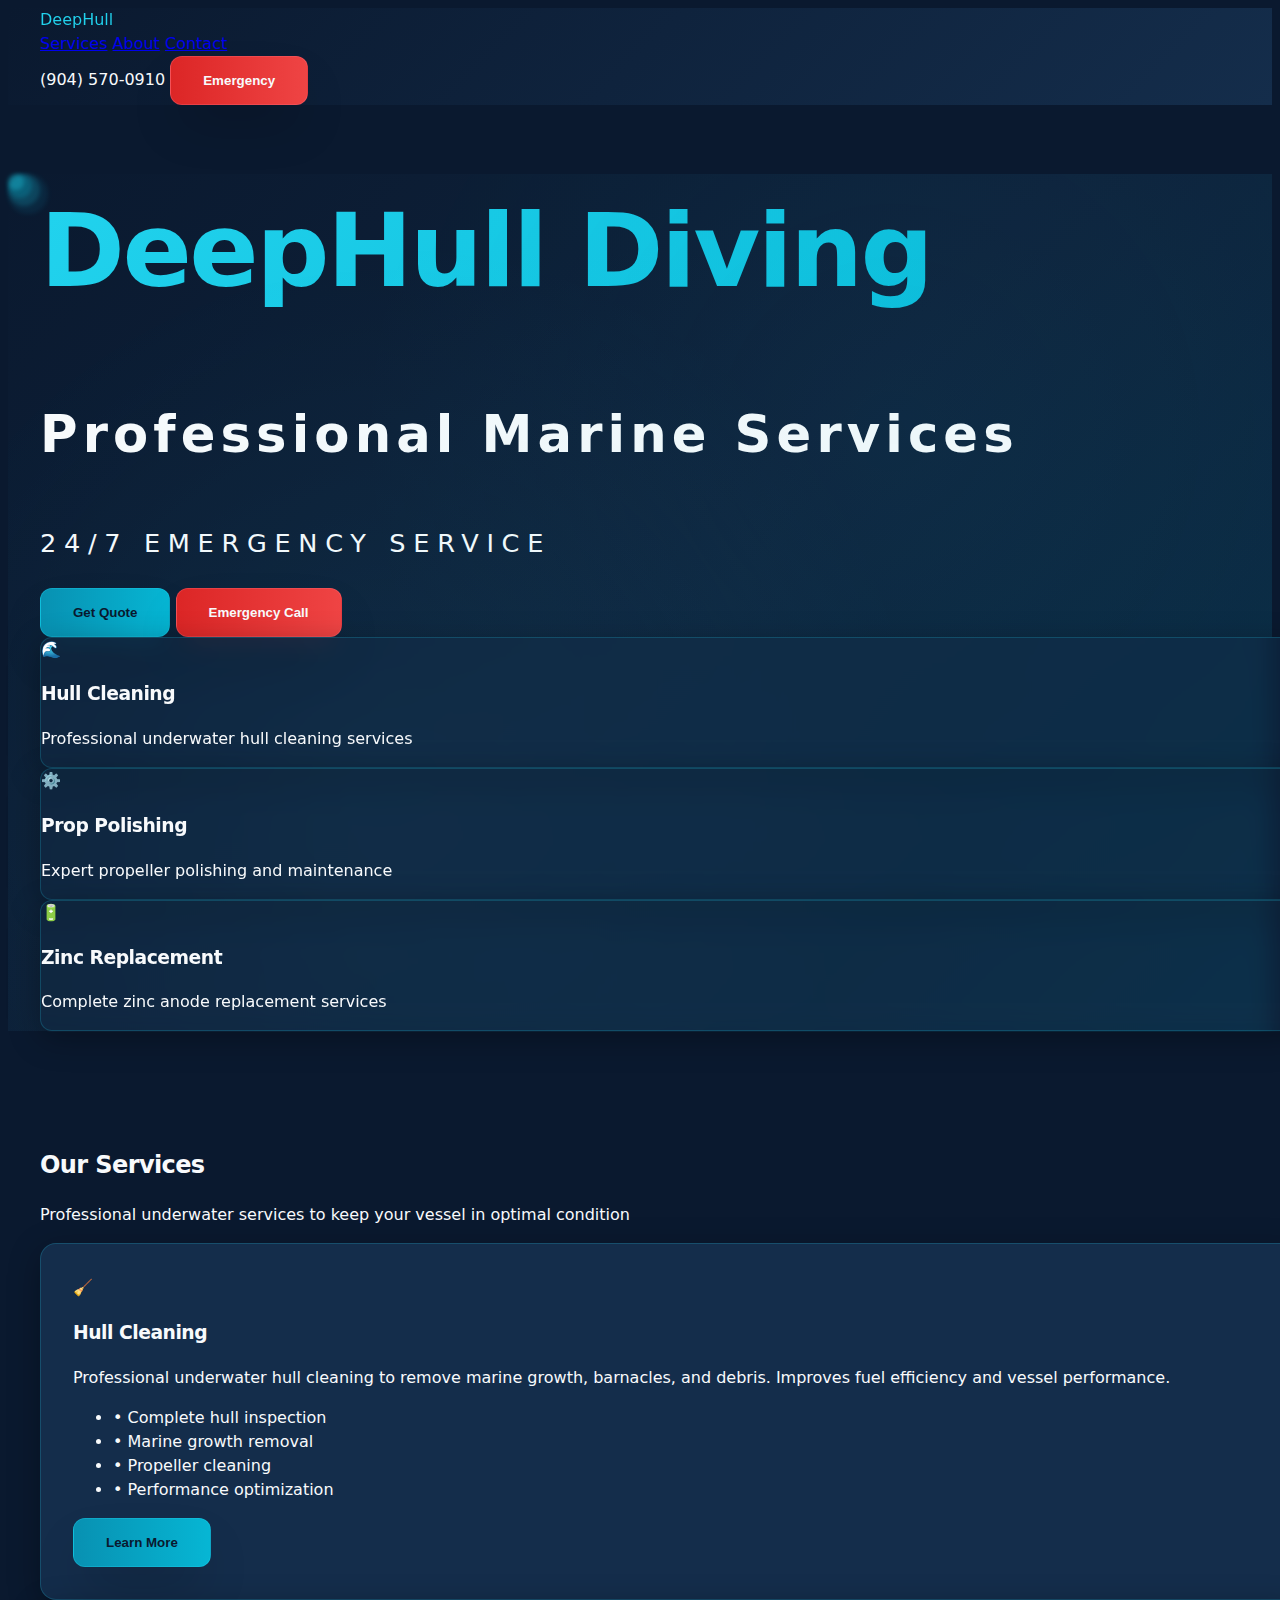
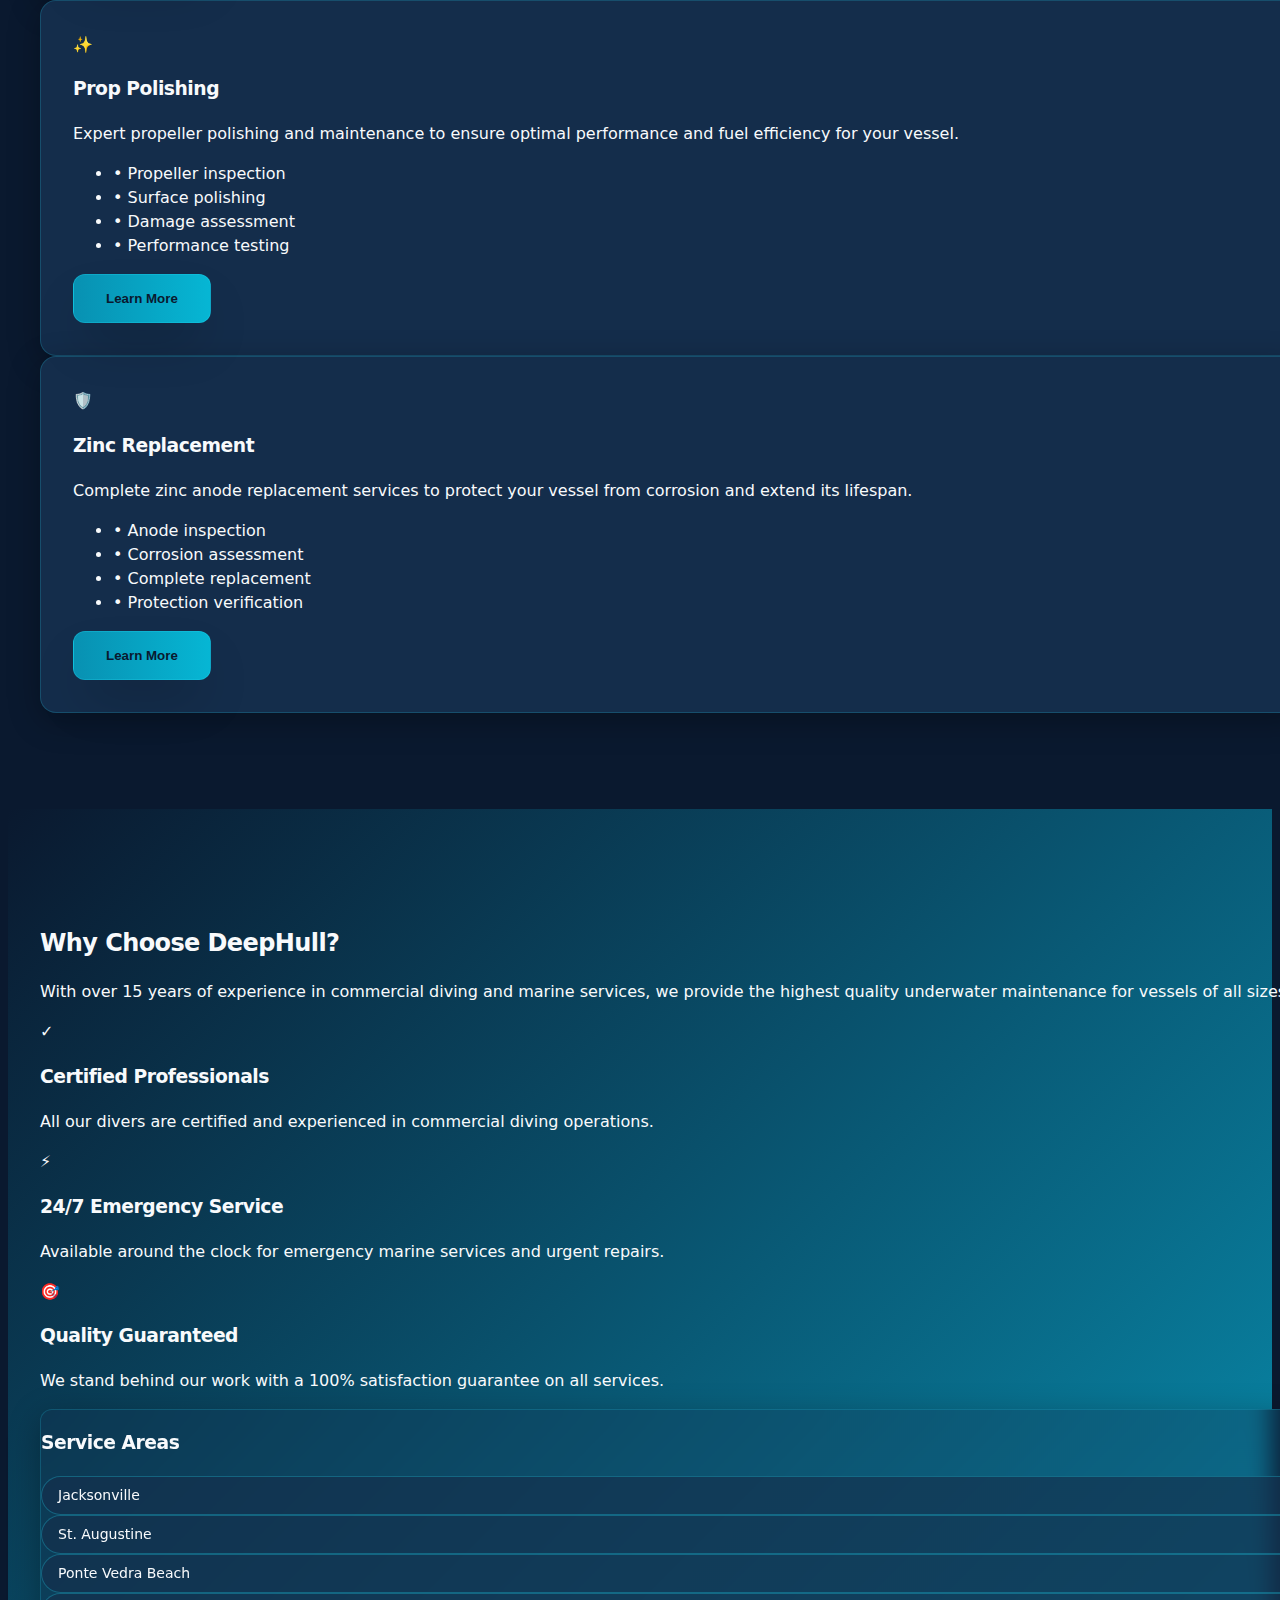
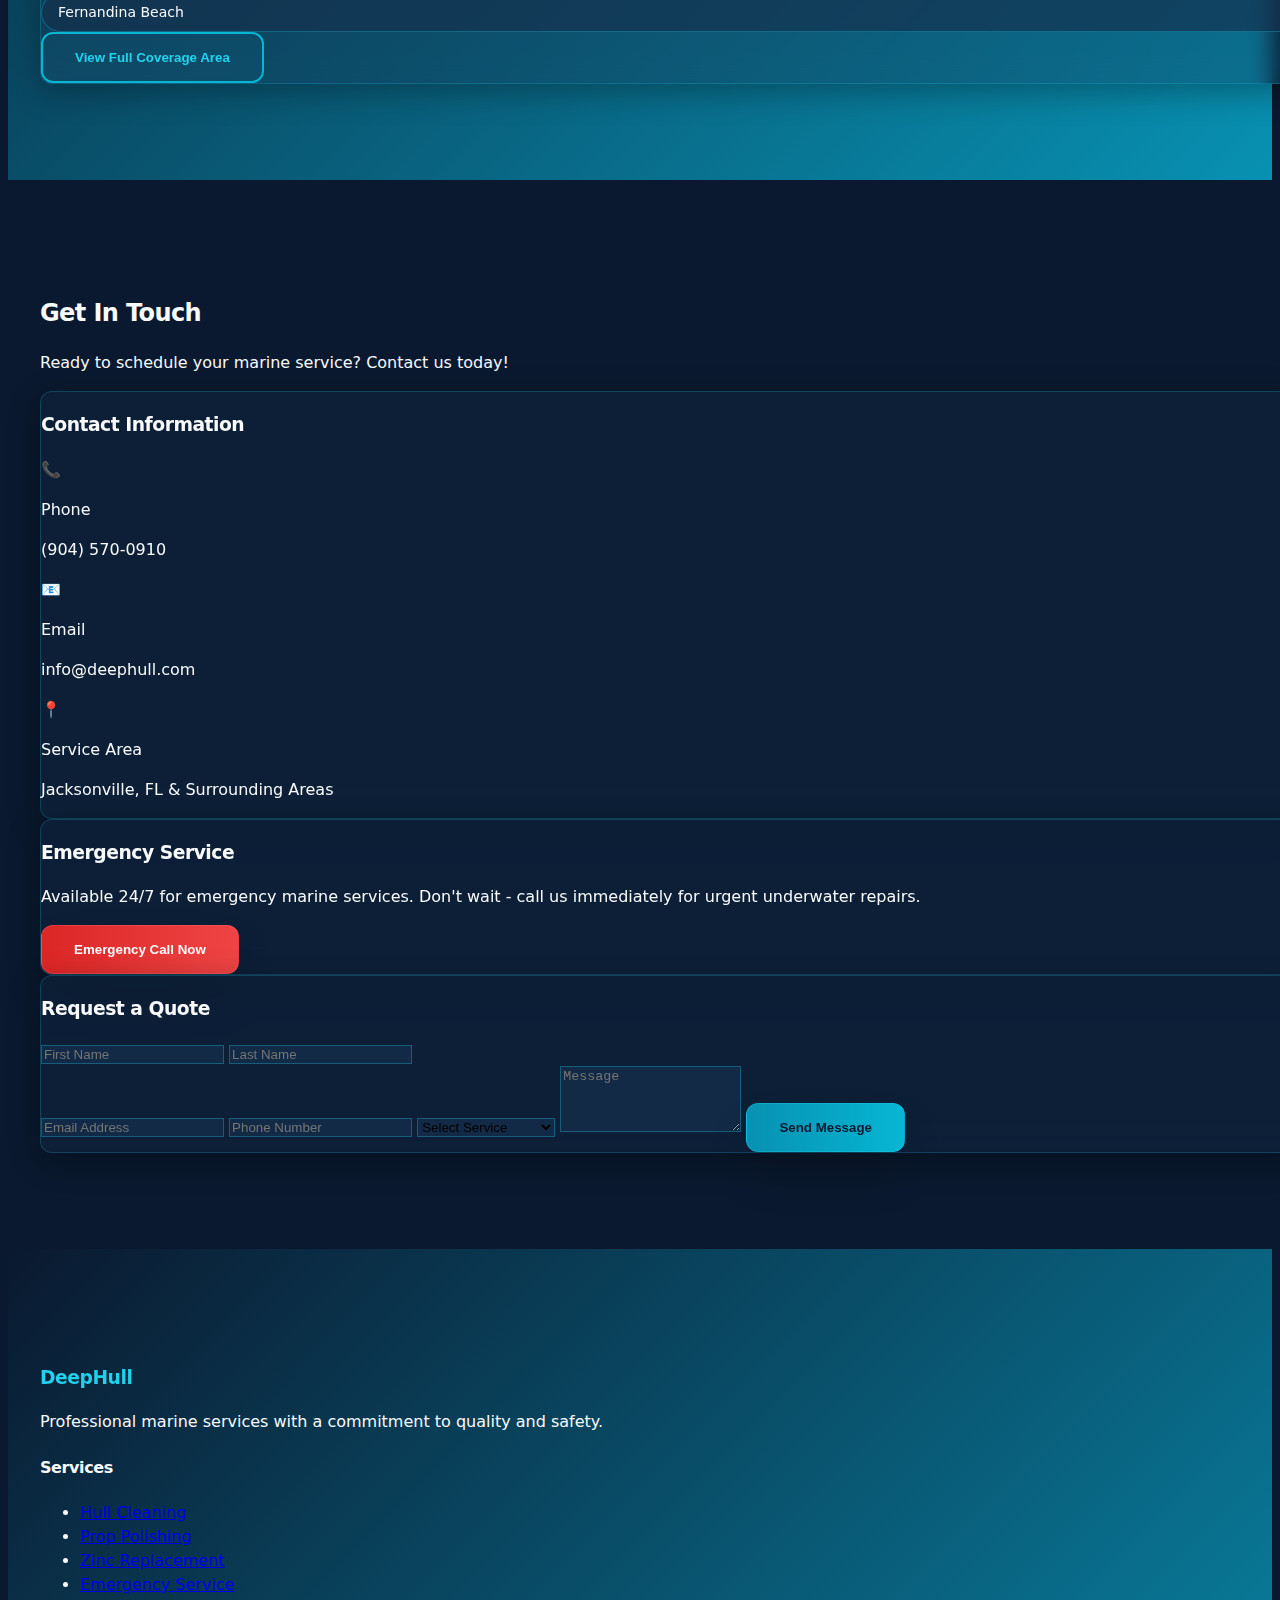
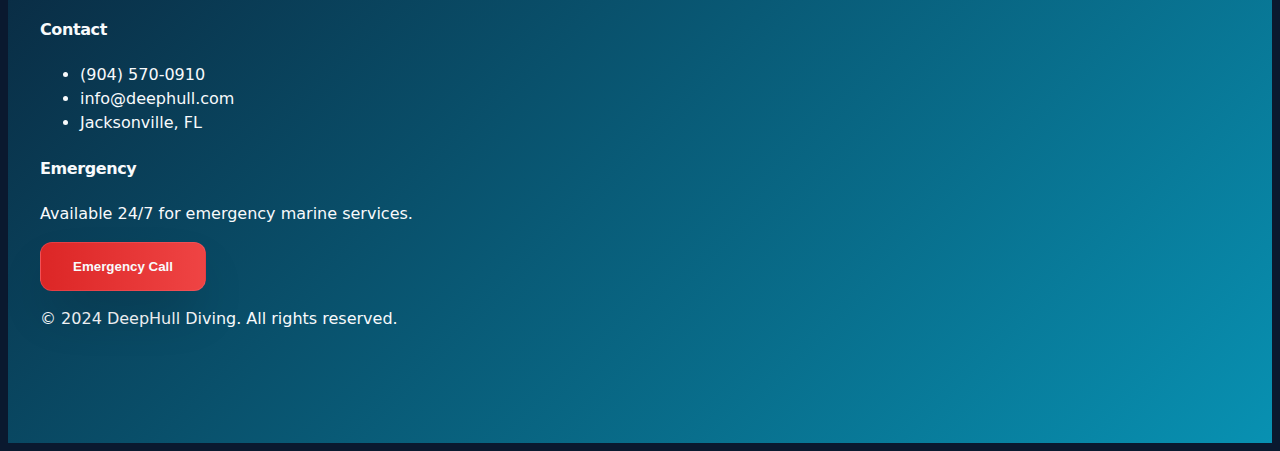
<file: index.html>
<!doctype html>
<html lang="en">
<head>
  <meta charset="UTF-8" />
  <meta name="viewport" content="width=device-width, initial-scale=1.0" />
  <title>DeepHull Diving — Professional Marine Services</title>
  <meta name="description" content="Certified commercial divers for underwater hull cleaning, prop polishing, and zinc replacement. 24/7 emergency service. Call (904) 570-0910.">
  <link rel="canonical" href="https://deephull.netlify.app/">
  <link rel="icon" href="/favicon.ico">
  <link rel="stylesheet" href="/design-system.css">
  <script src="/script.js" defer></script>
  <script type="application/ld+json">{
 "@context":"https://schema.org",
 "@type":"LocalBusiness",
 "name":"DeepHull Diving",
 "url":"https://deephull.netlify.app/",
 "telephone":"+1-904-570-0910",
 "address":{"@type":"PostalAddress","addressLocality":"Jacksonville","addressRegion":"FL","addressCountry":"US"},
 "areaServed":["Jacksonville","St. Augustine","Ponte Vedra Beach"],
 "openingHoursSpecification":[{"@type":"OpeningHoursSpecification","dayOfWeek":["Monday","Tuesday","Wednesday","Thursday","Friday","Saturday","Sunday"],"opens":"00:00","closes":"23:59"}],
 "serviceType":["Hull Cleaning","Prop Polishing","Zinc Replacement","Emergency Marine Service"]
}</script>
</head>
<body>
  <!-- Navigation -->
  <nav class="fixed top-0 left-0 right-0 z-50 gradient-navy backdrop-blur-sm border-b border-aqua-500/20">
    <div class="container mx-auto px-4 py-4">
      <div class="flex items-center justify-between">
        <div class="flex items-center space-x-4">
          <div class="text-2xl font-bold text-gradient-aqua">DeepHull</div>
          <div class="hidden md:flex space-x-6">
            <a href="#services" class="text-pearl-white hover:text-aqua-400 transition-all duration-300">Services</a>
            <a href="#about" class="text-pearl-white hover:text-aqua-400 transition-all duration-300">About</a>
            <a href="#contact" class="text-pearl-white hover:text-aqua-400 transition-all duration-300">Contact</a>
          </div>
        </div>
        <div class="flex items-center space-x-4">
          <span class="text-pearl-300 text-sm hidden sm:block">(904) 570-0910</span>
          <button class="btn-emergency text-sm">Emergency</button>
        </div>
      </div>
    </div>
  </nav>

  <!-- Hero Section -->
  <section class="hero-bg min-h-screen flex items-center justify-center relative overflow-hidden">
    <!-- Floating Bubbles -->
    <div class="floating-bubble top-20 left-10 animate-float"></div>
    <div class="floating-bubble top-40 right-20 animate-float" style="animation-delay: 2s;"></div>
    <div class="floating-bubble bottom-40 left-1/4 animate-float" style="animation-delay: 4s;"></div>
    <div class="floating-bubble bottom-20 right-1/3 animate-float" style="animation-delay: 1s;"></div>
    
    <div class="container mx-auto px-4 text-center relative z-10">
      <div class="animate-fadeInUp">
        <h1 class="hero-title text-gradient-aqua mb-6">DeepHull Diving</h1>
        <p class="hero-subtitle text-pearl-white mb-4">Professional Marine Services</p>
        <p class="hero-tagline text-aqua-400 mb-8">24/7 EMERGENCY SERVICE</p>
        
        <div class="flex flex-col sm:flex-row gap-4 justify-center items-center mb-12">
          <button class="btn-primary text-lg px-8 py-4">Get Quote</button>
          <button class="btn-emergency text-lg px-8 py-4">Emergency Call</button>
        </div>
        
        <div class="grid grid-cols-1 md:grid-cols-3 gap-6 max-w-4xl mx-auto">
          <div class="glass-card p-6 text-center">
            <div class="w-16 h-16 bg-aqua-500 rounded-full mx-auto mb-4 flex items-center justify-center">
              <span class="text-2xl">🌊</span>
            </div>
            <h3 class="text-xl font-semibold text-pearl-white mb-2">Hull Cleaning</h3>
            <p class="text-pearl-300">Professional underwater hull cleaning services</p>
          </div>
          <div class="glass-card p-6 text-center">
            <div class="w-16 h-16 bg-aqua-500 rounded-full mx-auto mb-4 flex items-center justify-center">
              <span class="text-2xl">⚙️</span>
            </div>
            <h3 class="text-xl font-semibold text-pearl-white mb-2">Prop Polishing</h3>
            <p class="text-pearl-300">Expert propeller polishing and maintenance</p>
          </div>
          <div class="glass-card p-6 text-center">
            <div class="w-16 h-16 bg-aqua-500 rounded-full mx-auto mb-4 flex items-center justify-center">
              <span class="text-2xl">🔋</span>
            </div>
            <h3 class="text-xl font-semibold text-pearl-white mb-2">Zinc Replacement</h3>
            <p class="text-pearl-300">Complete zinc anode replacement services</p>
          </div>
        </div>
      </div>
    </div>
  </section>

  <!-- Services Section -->
  <section id="services" class="section-padding bg-navy-900 relative">
    <div class="container mx-auto px-4">
      <div class="text-center mb-16">
        <h2 class="text-5xl font-bold text-pearl-white mb-4">Our Services</h2>
        <p class="text-xl text-pearl-300 max-w-2xl mx-auto">Professional underwater services to keep your vessel in optimal condition</p>
      </div>
      
      <div class="grid grid-cols-1 md:grid-cols-2 lg:grid-cols-3 gap-8">
        <!-- Service Card 1 -->
        <div class="card p-8 hover:transform hover:scale-105 transition-all duration-500">
          <div class="w-20 h-20 bg-gradient-aqua rounded-xl mb-6 flex items-center justify-center">
            <span class="text-3xl">🧹</span>
          </div>
          <h3 class="text-2xl font-semibold text-pearl-white mb-4">Hull Cleaning</h3>
          <p class="text-pearl-300 mb-6">Professional underwater hull cleaning to remove marine growth, barnacles, and debris. Improves fuel efficiency and vessel performance.</p>
          <ul class="text-pearl-300 mb-6 space-y-2">
            <li>• Complete hull inspection</li>
            <li>• Marine growth removal</li>
            <li>• Propeller cleaning</li>
            <li>• Performance optimization</li>
          </ul>
          <button class="btn-primary w-full">Learn More</button>
        </div>

        <!-- Service Card 2 -->
        <div class="card p-8 hover:transform hover:scale-105 transition-all duration-500">
          <div class="w-20 h-20 bg-gradient-aqua rounded-xl mb-6 flex items-center justify-center">
            <span class="text-3xl">✨</span>
          </div>
          <h3 class="text-2xl font-semibold text-pearl-white mb-4">Prop Polishing</h3>
          <p class="text-pearl-300 mb-6">Expert propeller polishing and maintenance to ensure optimal performance and fuel efficiency for your vessel.</p>
          <ul class="text-pearl-300 mb-6 space-y-2">
            <li>• Propeller inspection</li>
            <li>• Surface polishing</li>
            <li>• Damage assessment</li>
            <li>• Performance testing</li>
          </ul>
          <button class="btn-primary w-full">Learn More</button>
        </div>

        <!-- Service Card 3 -->
        <div class="card p-8 hover:transform hover:scale-105 transition-all duration-500">
          <div class="w-20 h-20 bg-gradient-aqua rounded-xl mb-6 flex items-center justify-center">
            <span class="text-3xl">🛡️</span>
          </div>
          <h3 class="text-2xl font-semibold text-pearl-white mb-4">Zinc Replacement</h3>
          <p class="text-pearl-300 mb-6">Complete zinc anode replacement services to protect your vessel from corrosion and extend its lifespan.</p>
          <ul class="text-pearl-300 mb-6 space-y-2">
            <li>• Anode inspection</li>
            <li>• Corrosion assessment</li>
            <li>• Complete replacement</li>
            <li>• Protection verification</li>
          </ul>
          <button class="btn-primary w-full">Learn More</button>
        </div>
      </div>
    </div>
  </section>

  <!-- About Section -->
  <section id="about" class="section-padding gradient-navy-aqua relative">
    <div class="container mx-auto px-4">
      <div class="grid grid-cols-1 lg:grid-cols-2 gap-12 items-center">
        <div class="animate-slideInRight">
          <h2 class="text-5xl font-bold text-pearl-white mb-6">Why Choose DeepHull?</h2>
          <p class="text-xl text-pearl-300 mb-8">With over 15 years of experience in commercial diving and marine services, we provide the highest quality underwater maintenance for vessels of all sizes.</p>
          
          <div class="space-y-6">
            <div class="flex items-start space-x-4">
              <div class="w-12 h-12 bg-aqua-500 rounded-full flex items-center justify-center flex-shrink-0">
                <span class="text-xl">✓</span>
              </div>
              <div>
                <h3 class="text-xl font-semibold text-pearl-white mb-2">Certified Professionals</h3>
                <p class="text-pearl-300">All our divers are certified and experienced in commercial diving operations.</p>
              </div>
            </div>
            
            <div class="flex items-start space-x-4">
              <div class="w-12 h-12 bg-aqua-500 rounded-full flex items-center justify-center flex-shrink-0">
                <span class="text-xl">⚡</span>
              </div>
              <div>
                <h3 class="text-xl font-semibold text-pearl-white mb-2">24/7 Emergency Service</h3>
                <p class="text-pearl-300">Available around the clock for emergency marine services and urgent repairs.</p>
              </div>
            </div>
            
            <div class="flex items-start space-x-4">
              <div class="w-12 h-12 bg-aqua-500 rounded-full flex items-center justify-center flex-shrink-0">
                <span class="text-xl">🎯</span>
              </div>
              <div>
                <h3 class="text-xl font-semibold text-pearl-white mb-2">Quality Guaranteed</h3>
                <p class="text-pearl-300">We stand behind our work with a 100% satisfaction guarantee on all services.</p>
              </div>
            </div>
          </div>
        </div>
        
        <div class="relative">
          <div class="glass-card p-8 text-center">
            <h3 class="text-2xl font-bold text-pearl-white mb-6">Service Areas</h3>
            <div class="grid grid-cols-1 sm:grid-cols-2 gap-4">
              <div class="service-badge text-center">Jacksonville</div>
              <div class="service-badge text-center">St. Augustine</div>
              <div class="service-badge text-center">Ponte Vedra Beach</div>
              <div class="service-badge text-center">Fernandina Beach</div>
            </div>
            <div class="mt-8">
              <button class="btn-secondary">View Full Coverage Area</button>
            </div>
          </div>
        </div>
      </div>
    </div>
  </section>

  <!-- Contact Section -->
  <section id="contact" class="section-padding bg-navy-950 relative">
    <div class="container mx-auto px-4">
      <div class="text-center mb-16">
        <h2 class="text-5xl font-bold text-pearl-white mb-4">Get In Touch</h2>
        <p class="text-xl text-pearl-300">Ready to schedule your marine service? Contact us today!</p>
      </div>
      
      <div class="grid grid-cols-1 lg:grid-cols-2 gap-12">
        <div class="space-y-8">
          <div class="glass-card p-8">
            <h3 class="text-2xl font-semibold text-pearl-white mb-6">Contact Information</h3>
            <div class="space-y-4">
              <div class="flex items-center space-x-4">
                <div class="w-12 h-12 bg-aqua-500 rounded-full flex items-center justify-center">
                  <span class="text-xl">📞</span>
                </div>
                <div>
                  <p class="text-pearl-white font-semibold">Phone</p>
                  <p class="text-aqua-400 text-lg">(904) 570-0910</p>
                </div>
              </div>
              
              <div class="flex items-center space-x-4">
                <div class="w-12 h-12 bg-aqua-500 rounded-full flex items-center justify-center">
                  <span class="text-xl">📧</span>
                </div>
                <div>
                  <p class="text-pearl-white font-semibold">Email</p>
                  <p class="text-aqua-400 text-lg">info@deephull.com</p>
                </div>
              </div>
              
              <div class="flex items-center space-x-4">
                <div class="w-12 h-12 bg-aqua-500 rounded-full flex items-center justify-center">
                  <span class="text-xl">📍</span>
                </div>
                <div>
                  <p class="text-pearl-white font-semibold">Service Area</p>
                  <p class="text-aqua-400 text-lg">Jacksonville, FL & Surrounding Areas</p>
                </div>
              </div>
            </div>
          </div>
          
          <div class="glass-card p-8">
            <h3 class="text-2xl font-semibold text-pearl-white mb-6">Emergency Service</h3>
            <p class="text-pearl-300 mb-6">Available 24/7 for emergency marine services. Don't wait - call us immediately for urgent underwater repairs.</p>
            <button class="btn-emergency w-full text-lg py-4">Emergency Call Now</button>
          </div>
        </div>
        
        <div class="glass-card p-8">
          <h3 class="text-2xl font-semibold text-pearl-white mb-6">Request a Quote</h3>
          <form class="space-y-6">
            <div class="grid grid-cols-1 sm:grid-cols-2 gap-4">
              <input type="text" placeholder="First Name" class="w-full px-4 py-3 bg-navy-800 border border-aqua-500/30 rounded-lg text-pearl-white placeholder-pearl-400 focus:outline-none focus:border-aqua-500 transition-all">
              <input type="text" placeholder="Last Name" class="w-full px-4 py-3 bg-navy-800 border border-aqua-500/30 rounded-lg text-pearl-white placeholder-pearl-400 focus:outline-none focus:border-aqua-500 transition-all">
            </div>
            <input type="email" placeholder="Email Address" class="w-full px-4 py-3 bg-navy-800 border border-aqua-500/30 rounded-lg text-pearl-white placeholder-pearl-400 focus:outline-none focus:border-aqua-500 transition-all">
            <input type="tel" placeholder="Phone Number" class="w-full px-4 py-3 bg-navy-800 border border-aqua-500/30 rounded-lg text-pearl-white placeholder-pearl-400 focus:outline-none focus:border-aqua-500 transition-all">
            <select class="w-full px-4 py-3 bg-navy-800 border border-aqua-500/30 rounded-lg text-pearl-white focus:outline-none focus:border-aqua-500 transition-all" aria-label="Select a service">
              <option value="">Select Service</option>
              <option value="hull-cleaning">Hull Cleaning</option>
              <option value="prop-polishing">Prop Polishing</option>
              <option value="zinc-replacement">Zinc Replacement</option>
              <option value="emergency">Emergency Service</option>
            </select>
            <textarea placeholder="Message" rows="4" class="w-full px-4 py-3 bg-navy-800 border border-aqua-500/30 rounded-lg text-pearl-white placeholder-pearl-400 focus:outline-none focus:border-aqua-500 transition-all"></textarea>
            <button type="submit" class="btn-primary w-full text-lg py-4">Send Message</button>
          </form>
        </div>
      </div>
    </div>
  </section>

  <!-- Footer -->
  <footer class="gradient-navy-aqua section-padding border-t border-aqua-500/20">
    <div class="container mx-auto px-4">
      <div class="grid grid-cols-1 md:grid-cols-4 gap-8">
        <div>
          <h3 class="text-2xl font-bold text-gradient-aqua mb-4">DeepHull</h3>
          <p class="text-pearl-300">Professional marine services with a commitment to quality and safety.</p>
        </div>
        
        <div>
          <h4 class="text-lg font-semibold text-pearl-white mb-4">Services</h4>
          <ul class="space-y-2 text-pearl-300">
            <li><a href="#" class="hover:text-aqua-400 transition-all">Hull Cleaning</a></li>
            <li><a href="#" class="hover:text-aqua-400 transition-all">Prop Polishing</a></li>
            <li><a href="#" class="hover:text-aqua-400 transition-all">Zinc Replacement</a></li>
            <li><a href="#" class="hover:text-aqua-400 transition-all">Emergency Service</a></li>
          </ul>
        </div>
        
        <div>
          <h4 class="text-lg font-semibold text-pearl-white mb-4">Contact</h4>
          <ul class="space-y-2 text-pearl-300">
            <li>(904) 570-0910</li>
            <li>info@deephull.com</li>
            <li>Jacksonville, FL</li>
          </ul>
        </div>
        
        <div>
          <h4 class="text-lg font-semibold text-pearl-white mb-4">Emergency</h4>
          <p class="text-pearl-300 mb-4">Available 24/7 for emergency marine services.</p>
          <button class="btn-emergency">Emergency Call</button>
        </div>
      </div>
      
      <div class="border-t border-aqua-500/20 mt-8 pt-8 text-center">
        <p class="text-pearl-300">&copy; 2024 DeepHull Diving. All rights reserved.</p>
      </div>
    </div>
  </footer>

  <!-- Additional Styles -->
  <style>
    /* Enhanced animations and effects */
    .floating-bubble {
      position: absolute;
      width: 2rem;
      height: 2rem;
      background: rgba(34, 211, 238, 0.3);
      border-radius: 50%;
      filter: blur(2px);
      animation: float 8s ease-in-out infinite;
    }
    
    .floating-bubble:nth-child(2) {
      width: 1.5rem;
      height: 1.5rem;
      background: rgba(6, 182, 212, 0.4);
      animation-delay: 2s;
    }
    
    .floating-bubble:nth-child(3) {
      width: 2.5rem;
      height: 2.5rem;
      background: rgba(8, 145, 178, 0.2);
      animation-delay: 4s;
    }
    
    .floating-bubble:nth-child(4) {
      width: 1rem;
      height: 1rem;
      background: rgba(34, 211, 238, 0.5);
      animation-delay: 1s;
    }
    
    /* Smooth scrolling */
    html {
      scroll-behavior: smooth;
    }
    
    /* Enhanced hover effects */
    .card:hover {
      transform: translateY(-8px);
      box-shadow: 0 25px 50px -12px rgba(0, 0, 0, 0.4);
    }
    
    /* Form styling */
    input, select, textarea {
      background: rgba(20, 45, 75, 0.8);
      -webkit-backdrop-filter: blur(8px);
      backdrop-filter: blur(8px);
    }
    
    input:focus, select:focus, textarea:focus {
      background: rgba(20, 45, 75, 0.9);
      box-shadow: 0 0 0 3px rgba(34, 211, 238, 0.2);
    }
    
    /* Enhanced glass card effect */
    .glass-card {
      background: rgba(20, 45, 75, 0.3);
      -webkit-backdrop-filter: blur(12px);
      backdrop-filter: blur(12px);
      border: 1px solid rgba(34, 211, 238, 0.2);
      box-shadow: 0 8px 32px rgba(0, 0, 0, 0.3);
    }
    
    /* Gradient text enhancement */
    .text-gradient-aqua {
      background: linear-gradient(135deg, #22d3ee, #06b6d4, #0891b2);
      background-clip: text;
      -webkit-background-clip: text;
      color: transparent;
      background-size: 200% 200%;
      animation: gradient-shift 3s ease-in-out infinite;
    }
    
    @keyframes gradient-shift {
      0%, 100% { background-position: 0% 50%; }
      50% { background-position: 100% 50%; }
    }
    
    /* Enhanced button hover effects */
    .btn-primary:hover, .btn-emergency:hover {
      transform: translateY(-3px);
      box-shadow: 0 20px 40px rgba(0, 0, 0, 0.3);
    }
    
    /* Responsive improvements */
    @media (max-width: 768px) {
      .hero-title {
        font-size: clamp(2rem, 6vw, 4rem);
      }
      
      .hero-subtitle {
        font-size: clamp(1rem, 3vw, 2rem);
      }
    }
  </style>
</body>
</html>
</file>
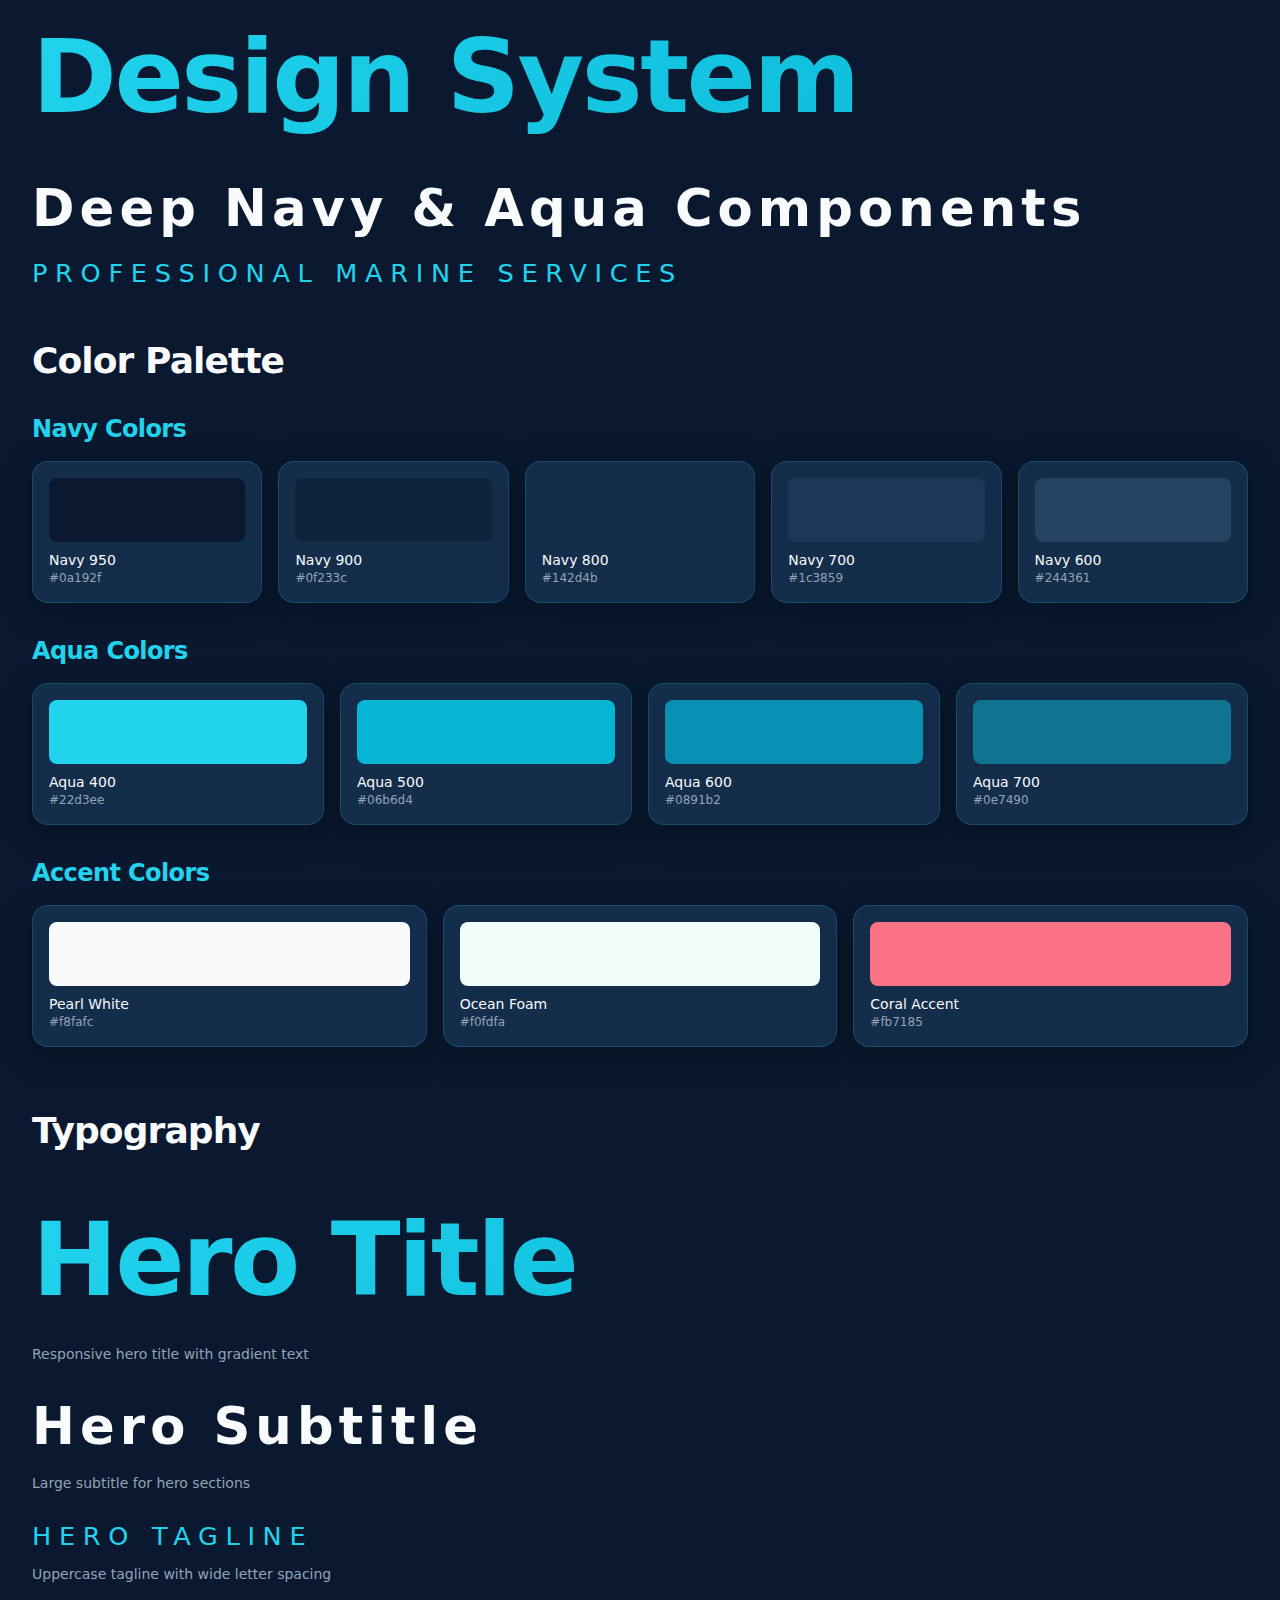
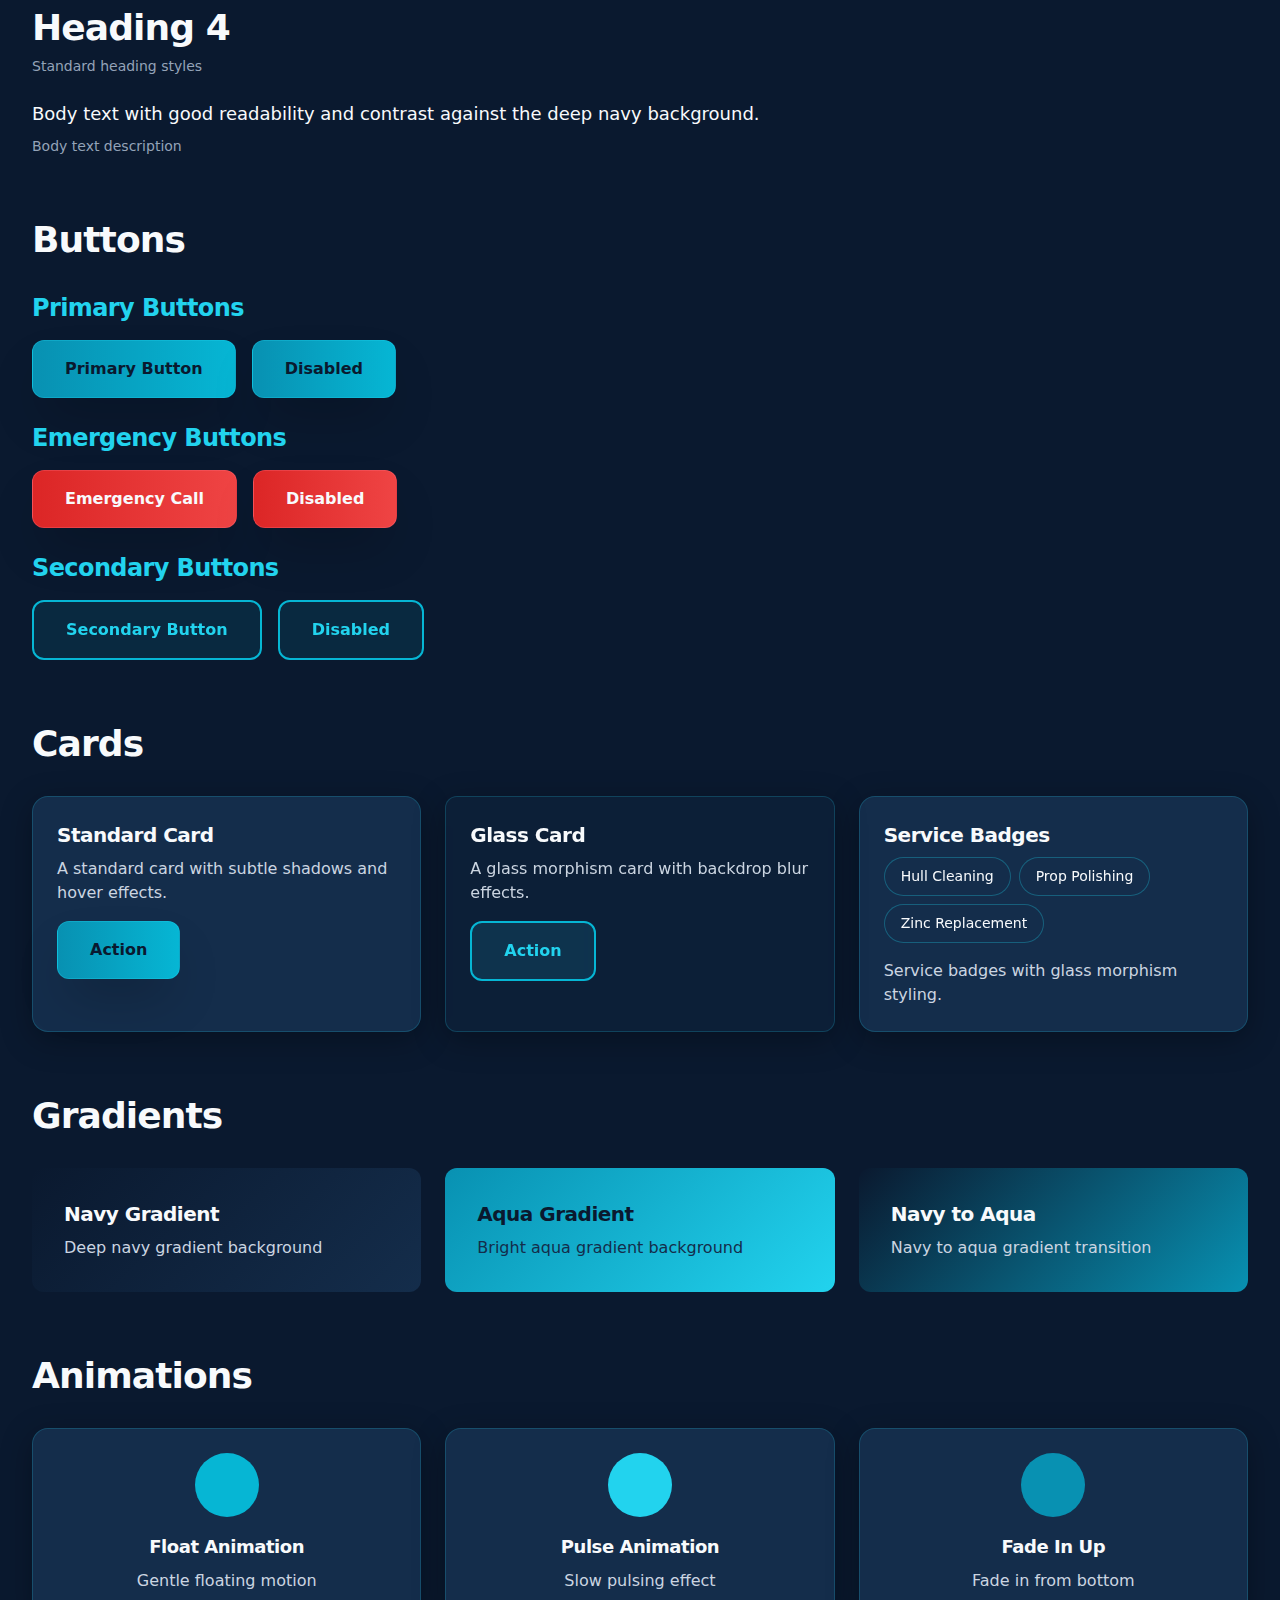
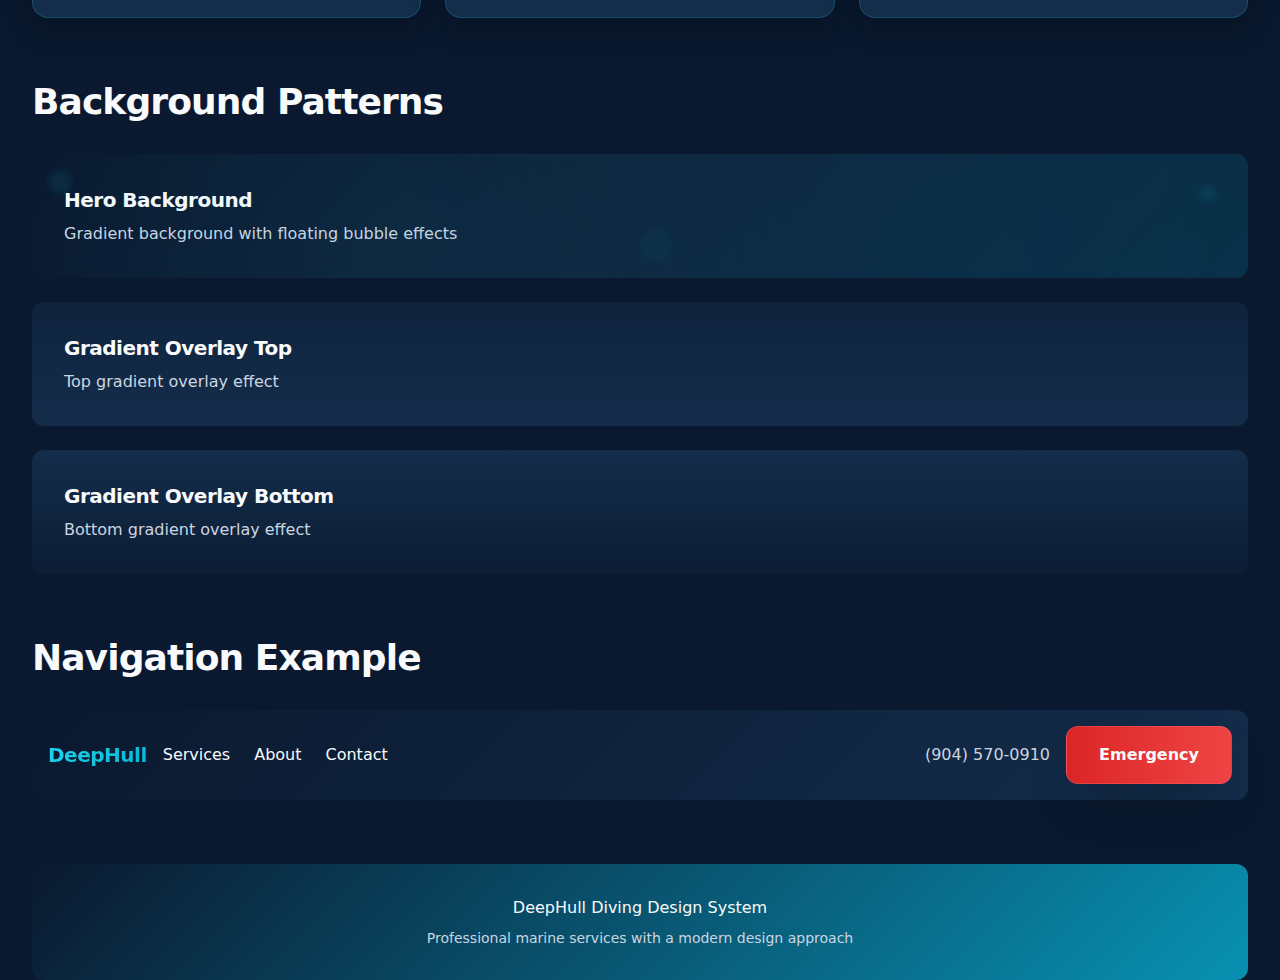
<file: components.html>
<!doctype html>
<html lang="en">
<head>
  <meta charset="UTF-8" />
  <meta name="viewport" content="width=device-width, initial-scale=1.0" />
  <title>Design System Components — DeepHull Diving</title>
  <meta name="description" content="Design system component library showcasing the deep navy and aqua color palette">
  <link rel="canonical" href="https://deephull.netlify.app/components.html">
  <link rel="icon" href="/favicon.ico">
  <link rel="stylesheet" href="/index-pgpn7qvg.css">
  <link rel="stylesheet" href="/design-system.css">
</head>
<body>
  <div class="container mx-auto py-8">
    <!-- Header -->
    <header class="mb-12">
      <h1 class="hero-title text-gradient-aqua mb-4">Design System</h1>
      <p class="hero-subtitle text-pearl-white mb-2">Deep Navy & Aqua Components</p>
      <p class="hero-tagline text-aqua-400">Professional Marine Services</p>
    </header>

    <!-- Color Palette -->
    <section class="mb-16">
      <h2 class="text-4xl font-bold mb-8 text-pearl-white">Color Palette</h2>
      
      <!-- Navy Colors -->
      <div class="mb-8">
        <h3 class="text-2xl font-semibold mb-4 text-aqua-400">Navy Colors</h3>
        <div class="grid grid-cols-2 md:grid-cols-5 gap-4">
          <div class="card p-4">
            <div class="w-full h-16 bg-navy-950 rounded-lg mb-2"></div>
            <p class="text-sm font-medium">Navy 950</p>
            <p class="text-xs text-pearl-400">#0a192f</p>
          </div>
          <div class="card p-4">
            <div class="w-full h-16 bg-navy-900 rounded-lg mb-2"></div>
            <p class="text-sm font-medium">Navy 900</p>
            <p class="text-xs text-pearl-400">#0f233c</p>
          </div>
          <div class="card p-4">
            <div class="w-full h-16 bg-navy-800 rounded-lg mb-2"></div>
            <p class="text-sm font-medium">Navy 800</p>
            <p class="text-xs text-pearl-400">#142d4b</p>
          </div>
          <div class="card p-4">
            <div class="w-full h-16 bg-navy-700 rounded-lg mb-2"></div>
            <p class="text-sm font-medium">Navy 700</p>
            <p class="text-xs text-pearl-400">#1c3859</p>
          </div>
          <div class="card p-4">
            <div class="w-full h-16 bg-navy-600 rounded-lg mb-2"></div>
            <p class="text-sm font-medium">Navy 600</p>
            <p class="text-xs text-pearl-400">#244361</p>
          </div>
        </div>
      </div>

      <!-- Aqua Colors -->
      <div class="mb-8">
        <h3 class="text-2xl font-semibold mb-4 text-aqua-400">Aqua Colors</h3>
        <div class="grid grid-cols-2 md:grid-cols-4 gap-4">
          <div class="card p-4">
            <div class="w-full h-16 bg-aqua-400 rounded-lg mb-2"></div>
            <p class="text-sm font-medium">Aqua 400</p>
            <p class="text-xs text-pearl-400">#22d3ee</p>
          </div>
          <div class="card p-4">
            <div class="w-full h-16 bg-aqua-500 rounded-lg mb-2"></div>
            <p class="text-sm font-medium">Aqua 500</p>
            <p class="text-xs text-pearl-400">#06b6d4</p>
          </div>
          <div class="card p-4">
            <div class="w-full h-16 bg-aqua-600 rounded-lg mb-2"></div>
            <p class="text-sm font-medium">Aqua 600</p>
            <p class="text-xs text-pearl-400">#0891b2</p>
          </div>
          <div class="card p-4">
            <div class="w-full h-16 bg-aqua-700 rounded-lg mb-2"></div>
            <p class="text-sm font-medium">Aqua 700</p>
            <p class="text-xs text-pearl-400">#0e7490</p>
          </div>
        </div>
      </div>

      <!-- Accent Colors -->
      <div class="mb-8">
        <h3 class="text-2xl font-semibold mb-4 text-aqua-400">Accent Colors</h3>
        <div class="grid grid-cols-1 md:grid-cols-3 gap-4">
          <div class="card p-4">
            <div class="w-full h-16 bg-pearl-white rounded-lg mb-2"></div>
            <p class="text-sm font-medium">Pearl White</p>
            <p class="text-xs text-pearl-400">#f8fafc</p>
          </div>
          <div class="card p-4">
            <div class="w-full h-16 bg-ocean-foam rounded-lg mb-2"></div>
            <p class="text-sm font-medium">Ocean Foam</p>
            <p class="text-xs text-pearl-400">#f0fdfa</p>
          </div>
          <div class="card p-4">
            <div class="w-full h-16 bg-coral-accent rounded-lg mb-2"></div>
            <p class="text-sm font-medium">Coral Accent</p>
            <p class="text-xs text-pearl-400">#fb7185</p>
          </div>
        </div>
      </div>
    </section>

    <!-- Typography -->
    <section class="mb-16">
      <h2 class="text-4xl font-bold mb-8 text-pearl-white">Typography</h2>
      
      <div class="space-y-6">
        <div>
          <h1 class="hero-title text-gradient-aqua mb-2">Hero Title</h1>
          <p class="text-sm text-pearl-400">Responsive hero title with gradient text</p>
        </div>
        
        <div>
          <h2 class="hero-subtitle text-pearl-white mb-2">Hero Subtitle</h2>
          <p class="text-sm text-pearl-400">Large subtitle for hero sections</p>
        </div>
        
        <div>
          <h3 class="hero-tagline text-aqua-400 mb-2">HERO TAGLINE</h3>
          <p class="text-sm text-pearl-400">Uppercase tagline with wide letter spacing</p>
        </div>
        
        <div>
          <h4 class="text-4xl font-bold text-pearl-white mb-2">Heading 4</h4>
          <p class="text-sm text-pearl-400">Standard heading styles</p>
        </div>
        
        <div>
          <p class="text-lg text-pearl-white mb-2">Body text with good readability and contrast against the deep navy background.</p>
          <p class="text-sm text-pearl-400">Body text description</p>
        </div>
      </div>
    </section>

    <!-- Buttons -->
    <section class="mb-16">
      <h2 class="text-4xl font-bold mb-8 text-pearl-white">Buttons</h2>
      
      <div class="space-y-6">
        <div>
          <h3 class="text-2xl font-semibold mb-4 text-aqua-400">Primary Buttons</h3>
          <div class="flex flex-wrap gap-4">
            <button class="btn-primary">Primary Button</button>
            <button class="btn-primary" disabled>Disabled</button>
          </div>
        </div>
        
        <div>
          <h3 class="text-2xl font-semibold mb-4 text-aqua-400">Emergency Buttons</h3>
          <div class="flex flex-wrap gap-4">
            <button class="btn-emergency">Emergency Call</button>
            <button class="btn-emergency" disabled>Disabled</button>
          </div>
        </div>
        
        <div>
          <h3 class="text-2xl font-semibold mb-4 text-aqua-400">Secondary Buttons</h3>
          <div class="flex flex-wrap gap-4">
            <button class="btn-secondary">Secondary Button</button>
            <button class="btn-secondary" disabled>Disabled</button>
          </div>
        </div>
      </div>
    </section>

    <!-- Cards -->
    <section class="mb-16">
      <h2 class="text-4xl font-bold mb-8 text-pearl-white">Cards</h2>
      
      <div class="grid grid-cols-1 md:grid-cols-2 lg:grid-cols-3 gap-6">
        <!-- Standard Card -->
        <div class="card p-6">
          <h3 class="text-xl font-semibold mb-2 text-pearl-white">Standard Card</h3>
          <p class="text-pearl-300 mb-4">A standard card with subtle shadows and hover effects.</p>
          <button class="btn-primary">Action</button>
        </div>
        
        <!-- Glass Card -->
        <div class="glass-card p-6">
          <h3 class="text-xl font-semibold mb-2 text-pearl-white">Glass Card</h3>
          <p class="text-pearl-300 mb-4">A glass morphism card with backdrop blur effects.</p>
          <button class="btn-secondary">Action</button>
        </div>
        
        <!-- Service Badge -->
        <div class="card p-6">
          <h3 class="text-xl font-semibold mb-2 text-pearl-white">Service Badges</h3>
          <div class="flex flex-wrap gap-2 mb-4">
            <span class="service-badge">Hull Cleaning</span>
            <span class="service-badge">Prop Polishing</span>
            <span class="service-badge">Zinc Replacement</span>
          </div>
          <p class="text-pearl-300">Service badges with glass morphism styling.</p>
        </div>
      </div>
    </section>

    <!-- Gradients -->
    <section class="mb-16">
      <h2 class="text-4xl font-bold mb-8 text-pearl-white">Gradients</h2>
      
      <div class="grid grid-cols-1 md:grid-cols-3 gap-6">
        <div class="gradient-navy p-8 rounded-xl">
          <h3 class="text-xl font-semibold mb-2 text-pearl-white">Navy Gradient</h3>
          <p class="text-pearl-300">Deep navy gradient background</p>
        </div>
        
        <div class="gradient-aqua p-8 rounded-xl">
          <h3 class="text-xl font-semibold mb-2 text-navy-950">Aqua Gradient</h3>
          <p class="text-navy-800">Bright aqua gradient background</p>
        </div>
        
        <div class="gradient-navy-aqua p-8 rounded-xl">
          <h3 class="text-xl font-semibold mb-2 text-pearl-white">Navy to Aqua</h3>
          <p class="text-pearl-300">Navy to aqua gradient transition</p>
        </div>
      </div>
    </section>

    <!-- Animations -->
    <section class="mb-16">
      <h2 class="text-4xl font-bold mb-8 text-pearl-white">Animations</h2>
      
      <div class="grid grid-cols-1 md:grid-cols-2 lg:grid-cols-3 gap-6">
        <div class="card p-6 text-center">
          <div class="w-16 h-16 bg-aqua-500 rounded-full mx-auto mb-4 animate-float"></div>
          <h3 class="text-lg font-semibold mb-2 text-pearl-white">Float Animation</h3>
          <p class="text-pearl-300">Gentle floating motion</p>
        </div>
        
        <div class="card p-6 text-center">
          <div class="w-16 h-16 bg-aqua-400 rounded-full mx-auto mb-4 animate-pulse-slow"></div>
          <h3 class="text-lg font-semibold mb-2 text-pearl-white">Pulse Animation</h3>
          <p class="text-pearl-300">Slow pulsing effect</p>
        </div>
        
        <div class="card p-6 text-center">
          <div class="w-16 h-16 bg-aqua-600 rounded-full mx-auto mb-4 animate-fadeInUp"></div>
          <h3 class="text-lg font-semibold mb-2 text-pearl-white">Fade In Up</h3>
          <p class="text-pearl-300">Fade in from bottom</p>
        </div>
      </div>
    </section>

    <!-- Background Patterns -->
    <section class="mb-16">
      <h2 class="text-4xl font-bold mb-8 text-pearl-white">Background Patterns</h2>
      
      <div class="space-y-6">
        <div class="hero-bg p-8 rounded-xl relative overflow-hidden">
          <div class="floating-bubble top-4 left-4"></div>
          <div class="floating-bubble top-8 right-8"></div>
          <div class="floating-bubble bottom-4 left-1/2"></div>
          <h3 class="text-xl font-semibold mb-2 text-pearl-white">Hero Background</h3>
          <p class="text-pearl-300">Gradient background with floating bubble effects</p>
        </div>
        
        <div class="gradient-overlay-top p-8 rounded-xl bg-navy-800">
          <h3 class="text-xl font-semibold mb-2 text-pearl-white">Gradient Overlay Top</h3>
          <p class="text-pearl-300">Top gradient overlay effect</p>
        </div>
        
        <div class="gradient-overlay-bottom p-8 rounded-xl bg-navy-800">
          <h3 class="text-xl font-semibold mb-2 text-pearl-white">Gradient Overlay Bottom</h3>
          <p class="text-pearl-300">Bottom gradient overlay effect</p>
        </div>
      </div>
    </section>

    <!-- Navigation Example -->
    <section class="mb-16">
      <h2 class="text-4xl font-bold mb-8 text-pearl-white">Navigation Example</h2>
      
      <nav class="gradient-navy p-4 rounded-xl">
        <div class="flex items-center justify-between">
          <div class="flex items-center space-x-4">
            <h3 class="text-xl font-bold text-gradient-aqua">DeepHull</h3>
            <div class="hidden md:flex space-x-6">
              <a href="#" class="text-pearl-white hover:text-aqua-400 transition-all">Services</a>
              <a href="#" class="text-pearl-white hover:text-aqua-400 transition-all">About</a>
              <a href="#" class="text-pearl-white hover:text-aqua-400 transition-all">Contact</a>
            </div>
          </div>
          <div class="flex items-center space-x-4">
            <span class="text-pearl-300">(904) 570-0910</span>
            <button class="btn-emergency">Emergency</button>
          </div>
        </div>
      </nav>
    </section>

    <!-- Footer -->
    <footer class="gradient-navy-aqua p-8 rounded-xl text-center">
      <p class="text-pearl-white mb-2">DeepHull Diving Design System</p>
      <p class="text-pearl-300 text-sm">Professional marine services with a modern design approach</p>
    </footer>
  </div>

  <style>
    /* Additional utility classes for the showcase */
    .bg-navy-950 { background-color: var(--navy-950); }
    .bg-navy-900 { background-color: var(--navy-900); }
    .bg-navy-800 { background-color: var(--navy-800); }
    .bg-navy-700 { background-color: var(--navy-700); }
    .bg-navy-600 { background-color: var(--navy-600); }
    .bg-aqua-400 { background-color: var(--aqua-400); }
    .bg-aqua-500 { background-color: var(--aqua-500); }
    .bg-aqua-600 { background-color: var(--aqua-600); }
    .bg-aqua-700 { background-color: var(--aqua-700); }
    .bg-pearl-white { background-color: var(--pearl-white); }
    .bg-ocean-foam { background-color: var(--ocean-foam); }
    .bg-coral-accent { background-color: var(--coral-accent); }
    
    .text-pearl-white { color: var(--pearl-white); }
    .text-pearl-300 { color: var(--pearl-300); }
    .text-pearl-400 { color: var(--pearl-400); }
    .text-aqua-400 { color: var(--aqua-400); }
    .text-navy-950 { color: var(--navy-950); }
    .text-navy-800 { color: var(--navy-800); }
    
    .grid { display: grid; }
    .grid-cols-1 { grid-template-columns: repeat(1, minmax(0, 1fr)); }
    .grid-cols-2 { grid-template-columns: repeat(2, minmax(0, 1fr)); }
    .grid-cols-3 { grid-template-columns: repeat(3, minmax(0, 1fr)); }
    .grid-cols-5 { grid-template-columns: repeat(5, minmax(0, 1fr)); }
    .gap-2 { gap: 0.5rem; }
    .gap-4 { gap: 1rem; }
    .gap-6 { gap: 1.5rem; }
    .gap-8 { gap: 2rem; }
    
    .flex { display: flex; }
    .flex-wrap { flex-wrap: wrap; }
    .items-center { align-items: center; }
    .justify-between { justify-content: space-between; }
    .justify-center { justify-content: center; }
    .space-x-2 > * + * { margin-left: 0.5rem; }
    .space-x-4 > * + * { margin-left: 1rem; }
    .space-x-6 > * + * { margin-left: 1.5rem; }
    .space-y-6 > * + * { margin-top: 1.5rem; }
    
    .mb-2 { margin-bottom: 0.5rem; }
    .mb-4 { margin-bottom: 1rem; }
    .mb-8 { margin-bottom: 2rem; }
    .mb-12 { margin-bottom: 3rem; }
    .mb-16 { margin-bottom: 4rem; }
    
    .p-4 { padding: 1rem; }
    .p-6 { padding: 1.5rem; }
    .p-8 { padding: 2rem; }
    
    .w-full { width: 100%; }
    .w-16 { width: 4rem; }
    .h-16 { height: 4rem; }
    
    .rounded-lg { border-radius: 0.5rem; }
    .rounded-xl { border-radius: 0.75rem; }
    .rounded-full { border-radius: 9999px; }
    
    .text-sm { font-size: 0.875rem; }
    .text-lg { font-size: 1.125rem; }
    .text-xl { font-size: 1.25rem; }
    .text-2xl { font-size: 1.5rem; }
    .text-4xl { font-size: 2.25rem; }
    
    .font-medium { font-weight: 500; }
    .font-semibold { font-weight: 600; }
    .font-bold { font-weight: 700; }
    
    .text-center { text-align: center; }
    
    .relative { position: relative; }
    .absolute { position: absolute; }
    .top-4 { top: 1rem; }
    .top-8 { top: 2rem; }
    .bottom-4 { bottom: 1rem; }
    .left-4 { left: 1rem; }
    .right-8 { right: 2rem; }
    .left-1/2 { left: 50%; }
    
    .overflow-hidden { overflow: hidden; }
    
    .transition-all { transition: all 0.3s ease-in-out; }
    
    .hover\:text-aqua-400:hover { color: var(--aqua-400); }
    
    @media (min-width: 768px) {
      .md\:grid-cols-2 { grid-template-columns: repeat(2, minmax(0, 1fr)); }
      .md\:grid-cols-3 { grid-template-columns: repeat(3, minmax(0, 1fr)); }
      .md\:grid-cols-4 { grid-template-columns: repeat(4, minmax(0, 1fr)); }
      .md\:grid-cols-5 { grid-template-columns: repeat(5, minmax(0, 1fr)); }
      .md\:flex { display: flex; }
      .md\:hidden { display: none; }
    }
    
    @media (min-width: 1024px) {
      .lg\:grid-cols-3 { grid-template-columns: repeat(3, minmax(0, 1fr)); }
    }
  </style>
</body>
</html>
</file>
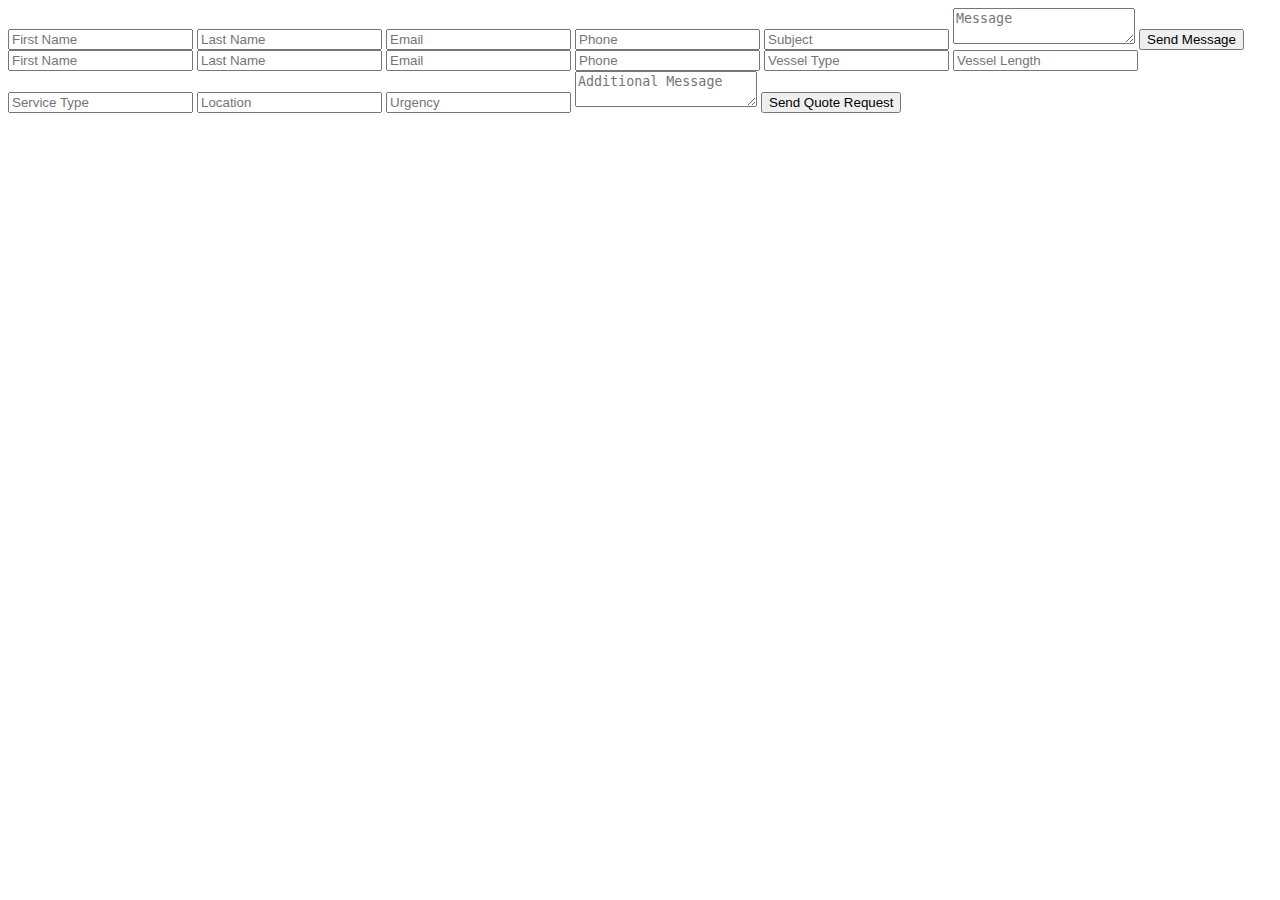
<file: forms.html>
<!DOCTYPE html>
<html lang="en">
<head>
    <meta charset="UTF-8">
    <meta name="viewport" content="width=device-width, initial-scale=1.0">
    <title>Forms - Deep Hull Diving</title>
</head>
<body>
    <!-- Contact Form -->
    <form name="contact-form" method="POST" data-netlify="true" data-netlify-honeypot="bot-field">
        <input type="hidden" name="form-name" value="contact-form" />
        <div style="display: none;">
            <label>Don't fill this out if you're human: <input name="bot-field" /></label>
        </div>
        
        <input type="text" name="firstName" placeholder="First Name" required />
        <input type="text" name="lastName" placeholder="Last Name" required />
        <input type="email" name="email" placeholder="Email" required />
        <input type="tel" name="phone" placeholder="Phone" required />
        <input type="text" name="subject" placeholder="Subject" required />
        <textarea name="message" placeholder="Message" required></textarea>
        <button type="submit">Send Message</button>
    </form>

    <!-- Quote Request Form -->
    <form name="quote-request" method="POST" data-netlify="true" data-netlify-honeypot="bot-field">
        <input type="hidden" name="form-name" value="quote-request" />
        <div style="display: none;">
            <label>Don't fill this out if you're human: <input name="bot-field" /></label>
        </div>
        
        <input type="text" name="firstName" placeholder="First Name" required />
        <input type="text" name="lastName" placeholder="Last Name" required />
        <input type="email" name="email" placeholder="Email" required />
        <input type="tel" name="phone" placeholder="Phone" required />
        <input type="text" name="vesselType" placeholder="Vessel Type" required />
        <input type="text" name="vesselLength" placeholder="Vessel Length" />
        <input type="text" name="serviceType" placeholder="Service Type" required />
        <input type="text" name="location" placeholder="Location" />
        <input type="text" name="urgency" placeholder="Urgency" />
        <textarea name="message" placeholder="Additional Message"></textarea>
        <button type="submit">Send Quote Request</button>
    </form>
</body>
</html>
</file>
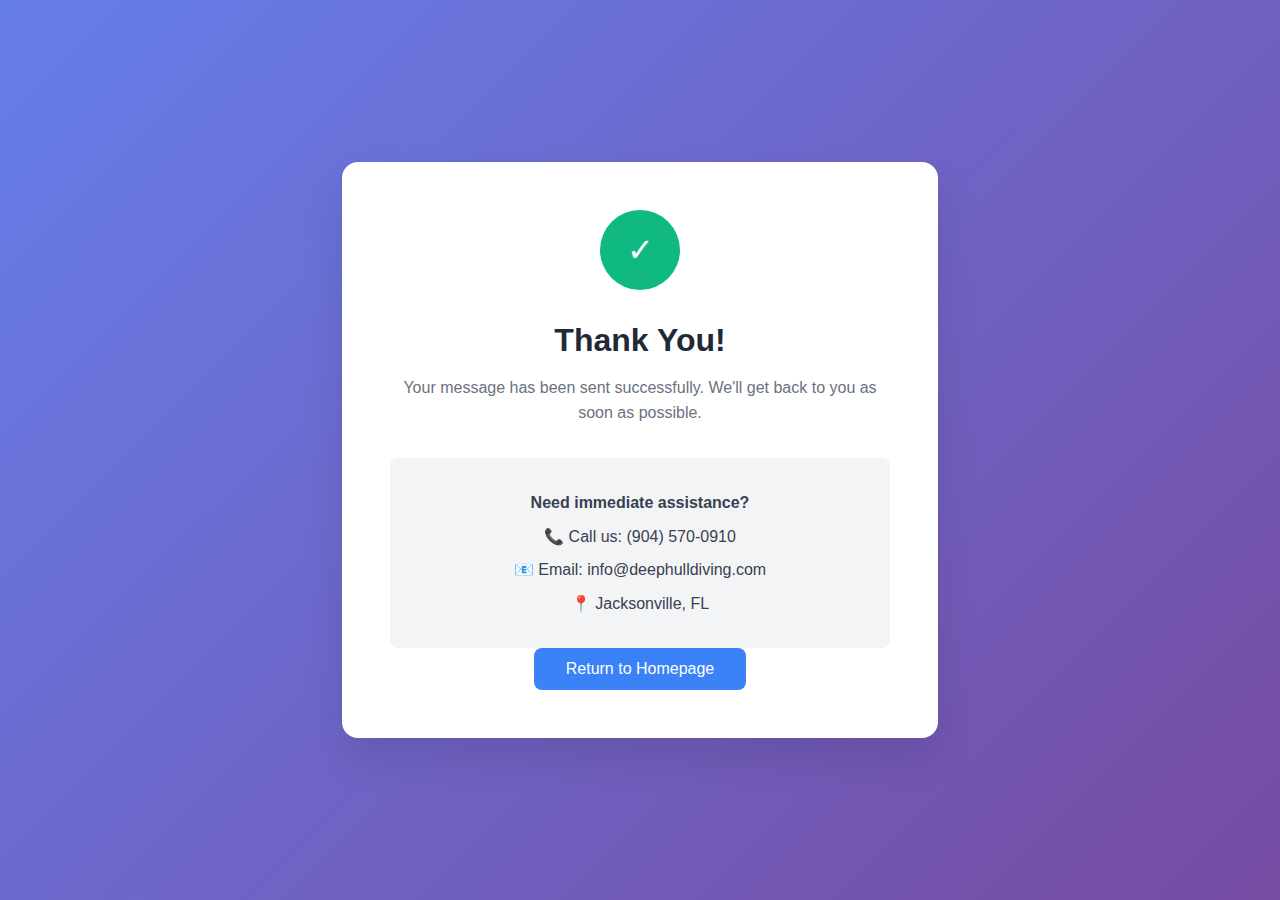
<file: success.html>
<!DOCTYPE html>
<html lang="en">
<head>
    <meta charset="UTF-8">
    <meta name="viewport" content="width=device-width, initial-scale=1.0">
    <title>Thank You - Deep Hull Diving</title>
    <style>
        body {
            font-family: -apple-system, BlinkMacSystemFont, 'Segoe UI', Roboto, sans-serif;
            background: linear-gradient(135deg, #667eea 0%, #764ba2 100%);
            margin: 0;
            padding: 0;
            min-height: 100vh;
            display: flex;
            align-items: center;
            justify-content: center;
        }
        .container {
            background: white;
            padding: 3rem;
            border-radius: 1rem;
            box-shadow: 0 20px 40px rgba(0,0,0,0.1);
            text-align: center;
            max-width: 500px;
            margin: 2rem;
        }
        .icon {
            width: 80px;
            height: 80px;
            background: #10b981;
            border-radius: 50%;
            display: flex;
            align-items: center;
            justify-content: center;
            margin: 0 auto 2rem;
            color: white;
            font-size: 2rem;
        }
        h1 {
            color: #1f2937;
            margin-bottom: 1rem;
        }
        p {
            color: #6b7280;
            line-height: 1.6;
            margin-bottom: 2rem;
        }
        .button {
            background: #3b82f6;
            color: white;
            padding: 0.75rem 2rem;
            border-radius: 0.5rem;
            text-decoration: none;
            display: inline-block;
            transition: background 0.2s;
        }
        .button:hover {
            background: #2563eb;
        }
        .contact-info {
            background: #f3f4f6;
            padding: 1.5rem;
            border-radius: 0.5rem;
            margin-top: 2rem;
        }
        .contact-info p {
            margin: 0.5rem 0;
            color: #374151;
        }
    </style>
</head>
<body>
    <div class="container">
        <div class="icon">✓</div>
        <h1>Thank You!</h1>
        <p>Your message has been sent successfully. We'll get back to you as soon as possible.</p>
        
        <div class="contact-info">
            <p><strong>Need immediate assistance?</strong></p>
            <p>📞 Call us: (904) 570-0910</p>
            <p>📧 Email: info@deephulldiving.com</p>
            <p>📍 Jacksonville, FL</p>
        </div>
        
        <a href="/" class="button">Return to Homepage</a>
    </div>
</body>
</html>
</file>
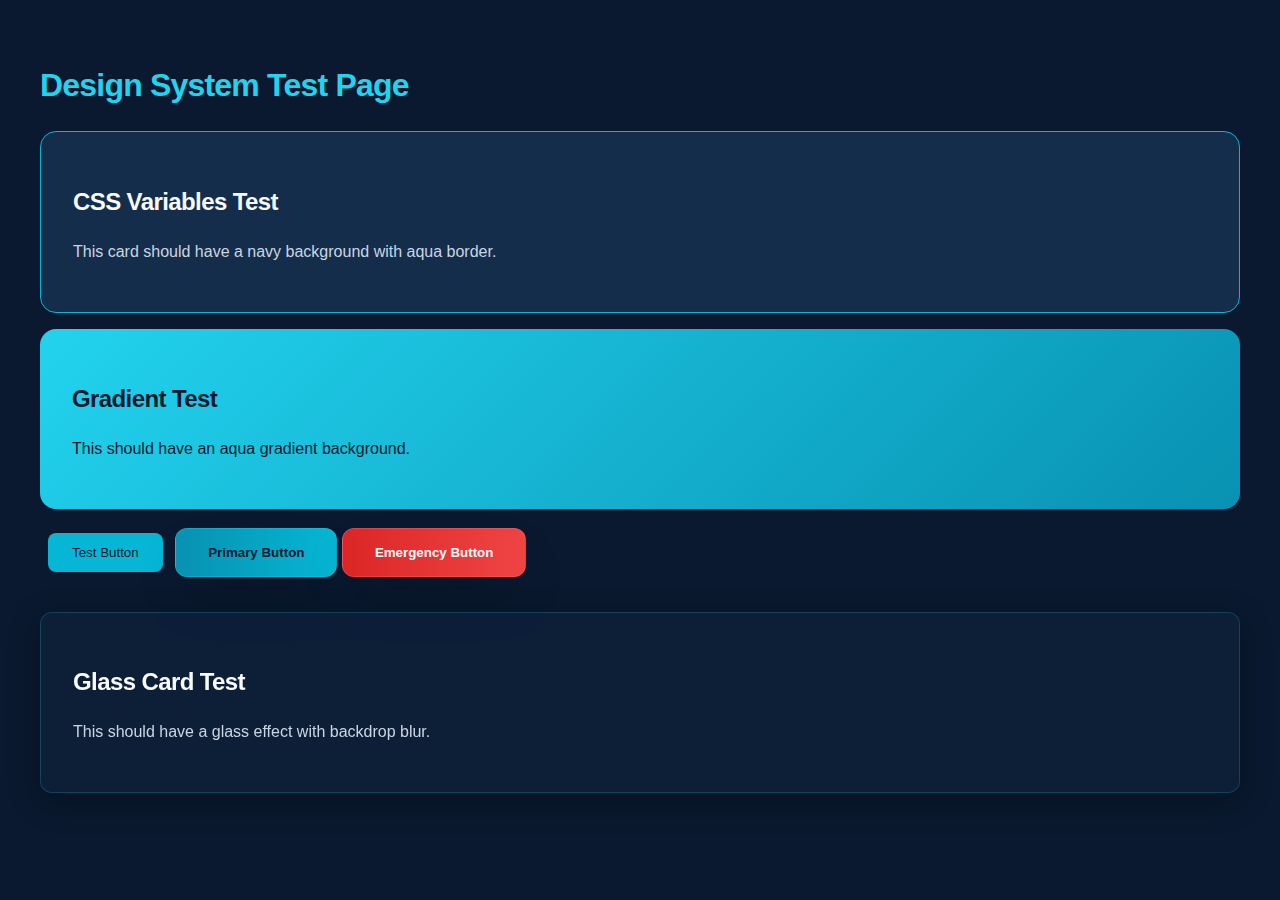
<file: test.html>
<!DOCTYPE html>
<html lang="en">
<head>
    <meta charset="UTF-8">
    <meta name="viewport" content="width=device-width, initial-scale=1.0">
    <title>Design System Test</title>
    <link rel="stylesheet" href="/design-system.css">
    <style>
        body {
            padding: 2rem;
            font-family: Arial, sans-serif;
        }
        .test-card {
            background: var(--navy-800);
            padding: 2rem;
            border-radius: 1rem;
            margin: 1rem 0;
            border: 1px solid var(--aqua-500);
        }
        .test-button {
            background: var(--aqua-500);
            color: var(--navy-950);
            padding: 0.75rem 1.5rem;
            border: none;
            border-radius: 0.5rem;
            cursor: pointer;
            margin: 0.5rem;
        }
        .test-gradient {
            background: linear-gradient(135deg, var(--aqua-400), var(--aqua-600));
            padding: 2rem;
            border-radius: 1rem;
            margin: 1rem 0;
        }
    </style>
</head>
<body>
    <h1 style="color: var(--aqua-400);">Design System Test Page</h1>
    
    <div class="test-card">
        <h2 style="color: var(--pearl-white);">CSS Variables Test</h2>
        <p style="color: var(--pearl-300);">This card should have a navy background with aqua border.</p>
    </div>
    
    <div class="test-gradient">
        <h2 style="color: var(--navy-950);">Gradient Test</h2>
        <p style="color: var(--navy-950);">This should have an aqua gradient background.</p>
    </div>
    
    <button class="test-button">Test Button</button>
    <button class="btn-primary">Primary Button</button>
    <button class="btn-emergency">Emergency Button</button>
    
    <div class="glass-card" style="padding: 2rem; margin: 2rem 0;">
        <h2 style="color: var(--pearl-white);">Glass Card Test</h2>
        <p style="color: var(--pearl-300);">This should have a glass effect with backdrop blur.</p>
    </div>
    
    <script src="/debug.js"></script>
    <script>
        console.log('Design System Test Page Loaded');
        console.log('CSS Variables Test:');
        console.log('--navy-950:', getComputedStyle(document.documentElement).getPropertyValue('--navy-950'));
        console.log('--aqua-500:', getComputedStyle(document.documentElement).getPropertyValue('--aqua-500'));
        console.log('--pearl-white:', getComputedStyle(document.documentElement).getPropertyValue('--pearl-white'));
    </script>
</body>
</html>
</file>
<file: design-system.css>
/* ========================================
   DEEP NAVY & AQUA DESIGN SYSTEM
   ======================================== */

/* Deep Navy Base Colors */
:root {
  --navy-950: #0a192f; /* Deepest Navy - Main background */
  --navy-900: #0f233c; /* Deep Navy - Sidebar/cards */
  --navy-800: #142d4b; /* Navy - Card backgrounds */
  --navy-700: #1c3859; /* Mid Navy - Secondary elements */
  --navy-600: #244361; /* Light Navy - Borders */
  
  /* Aqua/Cyan Accent Colors */
  --aqua-400: #22d3ee; /* Bright Aqua - Highlights */
  --aqua-500: #06b6d4; /* Pure Aqua - Primary buttons */
  --aqua-600: #0891b2; /* Deep Aqua - Hover states */
  --aqua-700: #0e7490; /* Dark Aqua - Text accents */
  
  /* Professional Accent Colors */
  --pearl-white: #f8fafc; /* Clean White - Text */
  --ocean-foam: #f0fdfa; /* Soft Mint - Light backgrounds */
  --coral-accent: #fb7185; /* Emergency/Alert Red */
  
  /* Extended Color System */
  /* Ocean Blues */
  --ocean-50: #f0f9ff;
  --ocean-100: #e0f2fe;
  --ocean-200: #bae6fd;
  --ocean-300: #7dd3fc;
  --ocean-400: #38bdf8;
  --ocean-500: #0ea5e9;
  --ocean-600: #0284c7;
  --ocean-700: #0369a1;
  --ocean-800: #075985;
  --ocean-900: #0c4a6e;
  --ocean-950: #082f49;
  
  /* Deep Blues */
  --deep-blue-50: #eff6ff;
  --deep-blue-100: #dbeafe;
  --deep-blue-200: #bfdbfe;
  --deep-blue-300: #93c5fd;
  --deep-blue-400: #60a5fa;
  --deep-blue-500: #3b82f6;
  --deep-blue-600: #2563eb;
  --deep-blue-700: #1d4ed8;
  --deep-blue-800: #1e40af;
  --deep-blue-900: #1e3a8a;
  --deep-blue-950: #172554;
  
  /* Coral/Red */
  --coral-50: #fef2f2;
  --coral-100: #fee2e2;
  --coral-200: #fecaca;
  --coral-300: #fca5a5;
  --coral-400: #f87171;
  --coral-500: #ef4444;
  --coral-600: #dc2626;
  --coral-700: #b91c1c;
  --coral-800: #991b1b;
  --coral-900: #7f1d1d;
  
  /* Seafoam/Green */
  --seafoam-50: #ecfdf5;
  --seafoam-100: #d1fae5;
  --seafoam-200: #a7f3d0;
  --seafoam-300: #6ee7b7;
  --seafoam-400: #34d399;
  --seafoam-500: #10b981;
  --seafoam-600: #059669;
  --seafoam-700: #047857;
  --seafoam-800: #065f46;
  --seafoam-900: #064e3b;
  
  /* Pearl/Gray */
  --pearl-50: #f8fafc;
  --pearl-100: #f1f5f9;
  --pearl-200: #e2e8f0;
  --pearl-300: #cbd5e1;
  --pearl-400: #94a3b8;
  --pearl-500: #64748b;
  --pearl-600: #475569;
  --pearl-700: #334155;
  --pearl-800: #1e293b;
  --pearl-900: #0f172a;
}

/* CSS Variables (Dark Theme) */
:root {
  /* Backgrounds */
  --background: 10 25 47;           /* Navy-950 */
  --foreground: 248 250 252;        /* Pearl White */
  --card: 20 45 75;                /* Navy-800 */
  --card-foreground: 248 250 252;   /* Pearl White */
  
  /* Primary Colors */
  --primary: 6 182 212;             /* Aqua-500 */
  --primary-foreground: 10 25 47;   /* Navy-950 */
  
  /* Secondary Colors */
  --secondary: 28 56 89;            /* Navy-700 */
  --secondary-foreground: 248 250 252; /* Pearl White */
  
  /* Accent Colors */
  --accent: 34 211 238;             /* Aqua-400 */
  --accent-foreground: 10 25 47;    /* Navy-950 */
  
  /* Muted Colors */
  --muted: 28 56 89;                /* Navy-700 */
  --muted-foreground: 148 163 184;  /* Gray */
  
  /* Destructive/Alert */
  --destructive: 251 113 133;       /* Coral */
  --destructive-foreground: 248 250 252; /* Pearl White */
  
  /* Borders & Inputs */
  --border: 28 56 89;               /* Navy-700 */
  --input: 28 56 89;                /* Navy-700 */
  --ring: 6 182 212;                /* Aqua-500 */
  
  /* Sidebar */
  --sidebar-background: 15 35 60;    /* Navy-900 */
  --sidebar-foreground: 248 250 252; /* Pearl White */
  --sidebar-primary: 6 182 212;      /* Aqua-500 */
  --sidebar-accent: 28 56 89;        /* Navy-700 */
  --sidebar-border: 28 56 89;        /* Navy-700 */
  
  /* Border Radius */
  --radius: 0.75rem;
}

/* Gradient System */
:root {
  --gradient-navy: linear-gradient(135deg, rgb(10 25 47), rgb(20 45 75));
  --gradient-aqua: linear-gradient(135deg, rgb(8 145 178), rgb(34 211 238));
  --gradient-navy-aqua: linear-gradient(135deg, rgb(10 25 47), rgb(8 145 178));
}

/* Utility Classes */
.gradient-navy { background: var(--gradient-navy); }
.gradient-aqua { background: var(--gradient-aqua); }
.gradient-navy-aqua { background: var(--gradient-navy-aqua); }
.text-gradient-aqua {
  background: var(--gradient-aqua);
  background-clip: text;
  -webkit-background-clip: text;
  color: transparent;
}

/* Animation System */
@keyframes float {
  0%, 100% { transform: translateY(0px); }
  50% { transform: translateY(-20px); }
}

@keyframes wave {
  0% { transform: rotate(0deg); }
  10% { transform: rotate(14deg); }
  20% { transform: rotate(-8deg); }
  30% { transform: rotate(14deg); }
  40% { transform: rotate(-4deg); }
  50% { transform: rotate(10deg); }
  60% { transform: rotate(0deg); }
  100% { transform: rotate(0deg); }
}

@keyframes fadeInUp {
  0% { opacity: 0; transform: translateY(30px); }
  100% { opacity: 1; transform: translateY(0); }
}

@keyframes slideInRight {
  0% { opacity: 0; transform: translateX(30px); }
  100% { opacity: 1; transform: translateX(0); }
}

@keyframes pulse-slow {
  0%, 100% { opacity: 1; }
  50% { opacity: 0.7; }
}

/* Animation Classes */
.animate-float { animation: float 6s ease-in-out infinite; }
.animate-wave { animation: wave 2.5s ease-in-out; }
.animate-fadeInUp { animation: fadeInUp 0.8s ease-out; }
.animate-slideInRight { animation: slideInRight 0.8s ease-out; }
.animate-pulse-slow { animation: pulse-slow 3s ease-in-out infinite; }

/* Layout Patterns */
.container {
  width: 100%;
  margin-right: auto;
  margin-left: auto;
  padding-right: 1rem;
  padding-left: 1rem;
}

@media (min-width: 640px) {
  .container {
    padding-right: 1.5rem;
    padding-left: 1.5rem;
  }
}

@media (min-width: 768px) {
  .container {
    padding-right: 2rem;
    padding-left: 2rem;
  }
}

@media (min-width: 1024px) {
  .container {
    max-width: 1024px;
  }
}

@media (min-width: 1280px) {
  .container {
    max-width: 1280px;
  }
}

@media (min-width: 1400px) {
  .container {
    max-width: 1400px;
  }
}

/* Consistent Section Spacing */
.section-padding {
  padding-top: 4rem;
  padding-bottom: 4rem;
}

@media (min-width: 768px) {
  .section-padding {
    padding-top: 5rem;
    padding-bottom: 5rem;
  }
}

@media (min-width: 1024px) {
  .section-padding {
    padding-top: 6rem;
    padding-bottom: 6rem;
  }
}

/* Typography Scale */
h1, h2, h3, h4, h5, h6 {
  font-weight: bold;
  letter-spacing: -0.025em;
}

/* Hero Typography */
.hero-title {
  font-size: clamp(3rem, 8vw, 9rem);
  font-weight: 900;
  letter-spacing: -0.025em;
}

.hero-subtitle {
  font-size: clamp(1.5rem, 4vw, 4rem);
  font-weight: 700;
  letter-spacing: 0.1em;
}

.hero-tagline {
  font-size: clamp(0.875rem, 2vw, 2rem);
  font-weight: 500;
  letter-spacing: 0.3em;
  text-transform: uppercase;
}

/* Component Styling Patterns */
/* Button Variants */
.btn-primary {
  background: linear-gradient(to right, var(--aqua-600), var(--aqua-500));
  color: var(--navy-950);
  font-weight: bold;
  padding: 1rem 2rem;
  border-radius: 0.75rem;
  box-shadow: 0 25px 50px -12px rgba(0, 0, 0, 0.25);
  border: 1px solid rgba(34, 211, 238, 0.3);
  transition: all 0.3s ease-in-out;
}

.btn-primary:hover {
  background: linear-gradient(to right, var(--aqua-500), var(--aqua-400));
  transform: translateY(-2px);
  box-shadow: 0 20px 25px -5px rgba(0, 0, 0, 0.1);
}

.btn-emergency {
  background: linear-gradient(to right, var(--coral-600), var(--coral-500));
  color: var(--pearl-white);
  font-weight: bold;
  padding: 1rem 2rem;
  border-radius: 0.75rem;
  box-shadow: 0 25px 50px -12px rgba(0, 0, 0, 0.25);
  border: 1px solid rgba(251, 113, 133, 0.3);
  transition: all 0.3s ease-in-out;
}

.btn-emergency:hover {
  background: linear-gradient(to right, var(--coral-500), var(--coral-400));
  transform: translateY(-2px);
  box-shadow: 0 20px 25px -5px rgba(0, 0, 0, 0.1);
}

.btn-secondary {
  background: rgba(6, 182, 212, 0.1);
  color: var(--aqua-400);
  font-weight: bold;
  padding: 1rem 2rem;
  border-radius: 0.75rem;
  border: 2px solid var(--aqua-500);
  transition: all 0.3s ease-in-out;
  -webkit-backdrop-filter: blur(8px);
  backdrop-filter: blur(8px);
}

.btn-secondary:hover {
  background: rgba(6, 182, 212, 0.2);
  color: var(--aqua-300);
  border-color: var(--aqua-400);
  transform: translateY(-2px);
}

/* Card Patterns */
.card {
  background: var(--navy-800);
  color: var(--pearl-white);
  border-radius: 1rem;
  border: 1px solid rgba(34, 211, 238, 0.2);
  box-shadow: 0 8px 32px rgba(0, 0, 0, 0.3);
  transition: all 0.3s ease-in-out;
  padding: 2rem;
}

.card:hover {
  transform: translateY(-8px);
  box-shadow: 0 25px 50px -12px rgba(0, 0, 0, 0.4);
  border-color: rgba(34, 211, 238, 0.4);
}

.glass-card {
  background: rgba(20, 45, 75, 0.85);
  -webkit-backdrop-filter: blur(12px);
  backdrop-filter: blur(12px);
  border: 1px solid rgba(34, 211, 238, 0.2);
  border-radius: 0.75rem;
  box-shadow: 0 8px 32px rgba(0, 0, 0, 0.3);
  transition: all 0.3s ease-in-out;
}

.service-badge {
  background: rgba(20, 45, 75, 0.8);
  -webkit-backdrop-filter: blur(8px);
  backdrop-filter: blur(8px);
  padding: 0.5rem 1rem;
  border-radius: 9999px;
  border: 1px solid rgba(34, 211, 238, 0.3);
  font-size: 0.875rem;
  font-weight: 500;
  transition: all 0.3s ease-in-out;
}

/* Background Patterns */
.hero-bg {
  background-image: linear-gradient(135deg, rgba(10, 25, 47, 0.85), rgba(8, 145, 178, 0.4));
}

.gradient-overlay-top {
  background: linear-gradient(to bottom, rgba(10, 25, 47, 0.5), transparent);
}

.gradient-overlay-bottom {
  background: linear-gradient(to top, rgba(10, 25, 47, 0.8), transparent);
}

.gradient-overlay-sides {
  background: linear-gradient(to right, rgba(10, 25, 47, 0.3), transparent, rgba(10, 25, 47, 0.3));
}

/* Professional Effects */
.floating-bubble {
  position: absolute;
  width: 1rem;
  height: 1rem;
  background: rgba(34, 211, 238, 0.2);
  border-radius: 50%;
  filter: blur(4px);
}

/* Scrollbar Styling */
::-webkit-scrollbar {
  width: 10px;
  background: var(--navy-900);
}

::-webkit-scrollbar-thumb {
  background: linear-gradient(180deg, var(--aqua-600), var(--aqua-400));
  border-radius: 5px;
}

::-webkit-scrollbar-track {
  background: var(--navy-900);
}

/* Utility Classes */
.transition-all {
  transition: all 300ms ease-in-out;
}

.focus-visible {
  outline: none;
  box-shadow: 0 0 0 2px hsl(var(--ring)), 0 0 0 4px hsl(var(--background));
}

.touch-manipulation {
  touch-action: manipulation;
}

/* Responsive Breakpoints */
@media (min-width: 640px) {
  .sm\:container {
    max-width: 640px;
  }
}

@media (min-width: 768px) {
  .md\:container {
    max-width: 768px;
  }
}

@media (min-width: 1024px) {
  .lg\:container {
    max-width: 1024px;
  }
}

@media (min-width: 1280px) {
  .xl\:container {
    max-width: 1280px;
  }
}

@media (min-width: 1400px) {
  .\2xl\:container {
    max-width: 1400px;
  }
}

/* Base Styles */
body {
  background-color: var(--navy-950);
  color: var(--pearl-white);
  font-family: ui-sans-serif, system-ui, sans-serif, "Apple Color Emoji", "Segoe UI Emoji", Segoe UI Symbol, "Noto Color Emoji";
  line-height: 1.5;
  -webkit-font-smoothing: antialiased;
  -moz-osx-font-smoothing: grayscale;
  overflow-x: hidden;
}

/* Enhanced scrollbar */
::-webkit-scrollbar {
  width: 12px;
  background: var(--navy-900);
}

::-webkit-scrollbar-thumb {
  background: linear-gradient(180deg, var(--aqua-600), var(--aqua-400));
  border-radius: 6px;
  border: 2px solid var(--navy-900);
}

::-webkit-scrollbar-thumb:hover {
  background: linear-gradient(180deg, var(--aqua-500), var(--aqua-300));
}

::-webkit-scrollbar-track {
  background: var(--navy-900);
  border-radius: 6px;
}

/* Optimized floating bubbles - subtle and readable */
.floating-bubble {
  position: absolute;
  width: 1.5rem;
  height: 1.5rem;
  background: rgba(34, 211, 238, 0.15);
  border-radius: 50%;
  filter: blur(3px);
  animation: float-subtle 12s ease-in-out infinite;
  pointer-events: none;
  opacity: 0.6;
}

.floating-bubble:nth-child(2) {
  width: 1rem;
  height: 1rem;
  background: rgba(6, 182, 212, 0.2);
  animation-delay: 4s;
}

.floating-bubble:nth-child(3) {
  width: 2rem;
  height: 2rem;
  background: rgba(8, 145, 178, 0.1);
  animation-delay: 8s;
}

.floating-bubble:nth-child(4) {
  width: 0.75rem;
  height: 0.75rem;
  background: rgba(34, 211, 238, 0.25);
  animation-delay: 2s;
}

/* Enhanced gradient text */
.text-gradient-aqua {
  background: linear-gradient(135deg, #22d3ee, #06b6d4, #0891b2);
  background-clip: text;
  -webkit-background-clip: text;
  color: transparent;
  background-size: 200% 200%;
  animation: gradient-shift 3s ease-in-out infinite;
}

@keyframes gradient-shift {
  0%, 100% { background-position: 0% 50%; }
  50% { background-position: 100% 50%; }
}

/* Enhanced glass card effect */
.glass-card {
  background: rgba(20, 45, 75, 0.3);
  -webkit-backdrop-filter: blur(12px);
  backdrop-filter: blur(12px);
  border: 1px solid rgba(34, 211, 238, 0.2);
  box-shadow: 0 8px 32px rgba(0, 0, 0, 0.3);
  transition: all 0.3s ease-in-out;
}

.glass-card:hover {
  background: rgba(20, 45, 75, 0.4);
  border-color: rgba(34, 211, 238, 0.4);
  transform: translateY(-4px);
  box-shadow: 0 12px 40px rgba(0, 0, 0, 0.4);
}

/* Enhanced button effects */
.btn-primary:hover, .btn-emergency:hover {
  transform: translateY(-3px);
  box-shadow: 0 20px 40px rgba(0, 0, 0, 0.3);
}

.btn-primary:active, .btn-emergency:active {
  transform: translateY(-1px);
}

/* Enhanced card hover effects */
.card:hover {
  transform: translateY(-8px);
  box-shadow: 0 25px 50px -12px rgba(0, 0, 0, 0.4);
}

/* Smooth scrolling */
html {
  scroll-behavior: smooth;
}

/* Enhanced form styling */
input, select, textarea {
  background: rgba(20, 45, 75, 0.8);
  -webkit-backdrop-filter: blur(8px);
  backdrop-filter: blur(8px);
  border: 1px solid rgba(34, 211, 238, 0.3);
  transition: all 0.3s ease-in-out;
}

input:focus, select:focus, textarea:focus {
  background: rgba(20, 45, 75, 0.9);
  border-color: var(--aqua-500);
  box-shadow: 0 0 0 3px rgba(34, 211, 238, 0.2);
  outline: none;
}

/* Enhanced navigation */
nav {
  transition: all 0.3s ease-in-out;
}

nav.scrolled {
  background: rgba(10, 25, 47, 0.95);
  -webkit-backdrop-filter: blur(20px);
  backdrop-filter: blur(20px);
}

/* Enhanced service badges */
.service-badge {
  background: rgba(20, 45, 75, 0.5);
  -webkit-backdrop-filter: blur(8px);
  backdrop-filter: blur(8px);
  padding: 0.5rem 1rem;
  border-radius: 9999px;
  border: 1px solid rgba(34, 211, 238, 0.3);
  font-size: 0.875rem;
  font-weight: 500;
  transition: all 0.3s ease-in-out;
}

.service-badge:hover {
  background: rgba(20, 45, 75, 0.7);
  border-color: rgba(34, 211, 238, 0.6);
  transform: translateY(-2px);
}

/* Optimized hero background for readability */
.hero-bg {
  background: linear-gradient(135deg, var(--navy-950) 0%, var(--navy-900) 50%, rgba(8, 145, 178, 0.2) 100%);
  position: relative;
}

.hero-bg::before {
  content: '';
  position: absolute;
  top: 0;
  left: 0;
  right: 0;
  bottom: 0;
  background: radial-gradient(circle at 30% 70%, rgba(34, 211, 238, 0.1) 0%, transparent 50%),
              radial-gradient(circle at 70% 30%, rgba(6, 182, 212, 0.08) 0%, transparent 50%);
  opacity: 0.6;
  pointer-events: none;
}

/* Optimized animations for readability */
@keyframes float-subtle {
  0%, 100% { 
    transform: translateY(0px) rotate(0deg); 
    opacity: 0.6;
  }
  50% { 
    transform: translateY(-10px) rotate(90deg); 
    opacity: 0.8;
  }
}

@keyframes float {
  0%, 100% { 
    transform: translateY(0px); 
    opacity: 0.8;
  }
  50% { 
    transform: translateY(-15px); 
    opacity: 1;
  }
}

@keyframes fadeInUp {
  0% { 
    opacity: 0; 
    transform: translateY(30px) scale(0.95); 
  }
  100% { 
    opacity: 1; 
    transform: translateY(0) scale(1); 
  }
}

@keyframes slideInRight {
  0% { 
    opacity: 0; 
    transform: translateX(30px) scale(0.95); 
  }
  100% { 
    opacity: 1; 
    transform: translateX(0) scale(1); 
  }
}

/* Subtle emergency pulse - less distracting */
.emergency-pulse {
  animation: pulse-emergency 4s ease-in-out infinite;
}

@keyframes pulse-emergency {
  0%, 100% { 
    box-shadow: 0 4px 15px rgba(251, 113, 133, 0.3); 
  }
  50% { 
    box-shadow: 0 6px 20px rgba(251, 113, 133, 0.4); 
  }
}

/* Enhanced responsive design */
@media (max-width: 768px) {
  .hero-title {
    font-size: clamp(2.5rem, 8vw, 4rem);
  }
  
  .hero-subtitle {
    font-size: clamp(1.25rem, 4vw, 2rem);
  }
  
  .hero-tagline {
    font-size: clamp(0.75rem, 2vw, 1rem);
  }
  
  .section-padding {
    padding-top: 3rem;
    padding-bottom: 3rem;
  }
  
  .card {
    padding: 1.5rem;
  }
  
  .glass-card {
    padding: 1.5rem;
  }
  
  .btn-primary, .btn-emergency, .btn-secondary {
    padding: 0.875rem 1.5rem;
    font-size: 0.875rem;
  }
}

@media (max-width: 480px) {
  .section-padding {
    padding-top: 2rem;
    padding-bottom: 2rem;
  }
  
  .card, .glass-card {
    padding: 1rem;
  }
  
  .btn-primary, .btn-emergency, .btn-secondary {
    padding: 0.75rem 1.25rem;
    font-size: 0.8rem;
  }
}

/* Enhanced focus states */
:focus-visible {
  outline: none;
  box-shadow: 0 0 0 3px rgba(34, 211, 238, 0.5), 0 0 0 6px rgba(34, 211, 238, 0.2);
}

/* Enhanced selection */
::selection {
  background: var(--aqua-500);
  color: var(--navy-950);
}

::-moz-selection {
  background: var(--aqua-500);
  color: var(--navy-950);
}

/* Focus styles */
:focus-visible {
  outline: none;
  box-shadow: 0 0 0 2px hsl(var(--ring)), 0 0 0 4px hsl(var(--background));
}

/* Selection styles */
::selection {
  background: var(--aqua-500);
  color: var(--navy-950);
}

::-moz-selection {
  background: var(--aqua-500);
  color: var(--navy-950);
}
</file>
<file: index-pgpn7qvg.css>
*,:before,:after{--tw-border-spacing-x: 0;--tw-border-spacing-y: 0;--tw-translate-x: 0;--tw-translate-y: 0;--tw-rotate: 0;--tw-skew-x: 0;--tw-skew-y: 0;--tw-scale-x: 1;--tw-scale-y: 1;--tw-pan-x: ;--tw-pan-y: ;--tw-pinch-zoom: ;--tw-scroll-snap-strictness: proximity;--tw-gradient-from-position: ;--tw-gradient-via-position: ;--tw-gradient-to-position: ;--tw-ordinal: ;--tw-slashed-zero: ;--tw-numeric-figure: ;--tw-numeric-spacing: ;--tw-numeric-fraction: ;--tw-ring-inset: ;--tw-ring-offset-width: 0px;--tw-ring-offset-color: #fff;--tw-ring-color: rgb(59 130 246 / .5);--tw-ring-offset-shadow: 0 0 #0000;--tw-ring-shadow: 0 0 #0000;--tw-shadow: 0 0 #0000;--tw-shadow-colored: 0 0 #0000;--tw-blur: ;--tw-brightness: ;--tw-contrast: ;--tw-grayscale: ;--tw-hue-rotate: ;--tw-invert: ;--tw-saturate: ;--tw-sepia: ;--tw-drop-shadow: ;--tw-backdrop-blur: ;--tw-backdrop-brightness: ;--tw-backdrop-contrast: ;--tw-backdrop-grayscale: ;--tw-backdrop-hue-rotate: ;--tw-backdrop-invert: ;--tw-backdrop-opacity: ;--tw-backdrop-saturate: ;--tw-backdrop-sepia: ;--tw-contain-size: ;--tw-contain-layout: ;--tw-contain-paint: ;--tw-contain-style: }::backdrop{--tw-border-spacing-x: 0;--tw-border-spacing-y: 0;--tw-translate-x: 0;--tw-translate-y: 0;--tw-rotate: 0;--tw-skew-x: 0;--tw-skew-y: 0;--tw-scale-x: 1;--tw-scale-y: 1;--tw-pan-x: ;--tw-pan-y: ;--tw-pinch-zoom: ;--tw-scroll-snap-strictness: proximity;--tw-gradient-from-position: ;--tw-gradient-via-position: ;--tw-gradient-to-position: ;--tw-ordinal: ;--tw-slashed-zero: ;--tw-numeric-figure: ;--tw-numeric-spacing: ;--tw-numeric-fraction: ;--tw-ring-inset: ;--tw-ring-offset-width: 0px;--tw-ring-offset-color: #fff;--tw-ring-color: rgb(59 130 246 / .5);--tw-ring-offset-shadow: 0 0 #0000;--tw-ring-shadow: 0 0 #0000;--tw-shadow: 0 0 #0000;--tw-shadow-colored: 0 0 #0000;--tw-blur: ;--tw-brightness: ;--tw-contrast: ;--tw-grayscale: ;--tw-hue-rotate: ;--tw-invert: ;--tw-saturate: ;--tw-sepia: ;--tw-drop-shadow: ;--tw-backdrop-blur: ;--tw-backdrop-brightness: ;--tw-backdrop-contrast: ;--tw-backdrop-grayscale: ;--tw-backdrop-hue-rotate: ;--tw-backdrop-invert: ;--tw-backdrop-opacity: ;--tw-backdrop-saturate: ;--tw-backdrop-sepia: ;--tw-contain-size: ;--tw-contain-layout: ;--tw-contain-paint: ;--tw-contain-style: }*,:before,:after{box-sizing:border-box;border-width:0;border-style:solid;border-color:#e5e7eb}:before,:after{--tw-content: ""}html,:host{line-height:1.5;-webkit-text-size-adjust:100%;-moz-tab-size:4;-o-tab-size:4;tab-size:4;font-family:ui-sans-serif,system-ui,sans-serif,"Apple Color Emoji","Segoe UI Emoji",Segoe UI Symbol,"Noto Color Emoji";font-feature-settings:normal;font-variation-settings:normal;-webkit-tap-highlight-color:transparent}body{margin:0;line-height:inherit}hr{height:0;color:inherit;border-top-width:1px}abbr:where([title]){-webkit-text-decoration:underline dotted;text-decoration:underline dotted}h1,h2,h3,h4,h5,h6{font-size:inherit;font-weight:inherit}a{color:inherit;text-decoration:inherit}b,strong{font-weight:bolder}code,kbd,samp,pre{font-family:ui-monospace,SFMono-Regular,Menlo,Monaco,Consolas,Liberation Mono,Courier New,monospace;font-feature-settings:normal;font-variation-settings:normal;font-size:1em}small{font-size:80%}sub,sup{font-size:75%;line-height:0;position:relative;vertical-align:baseline}sub{bottom:-.25em}sup{top:-.5em}table{text-indent:0;border-color:inherit;border-collapse:collapse}button,input,optgroup,select,textarea{font-family:inherit;font-feature-settings:inherit;font-variation-settings:inherit;font-size:100%;font-weight:inherit;line-height:inherit;letter-spacing:inherit;color:inherit;margin:0;padding:0}button,select{text-transform:none}button,input:where([type=button]),input:where([type=reset]),input:where([type=submit]){-webkit-appearance:button;background-color:transparent;background-image:none}:-moz-focusring{outline:auto}:-moz-ui-invalid{box-shadow:none}progress{vertical-align:baseline}::-webkit-inner-spin-button,::-webkit-outer-spin-button{height:auto}[type=search]{-webkit-appearance:textfield;outline-offset:-2px}::-webkit-search-decoration{-webkit-appearance:none}::-webkit-file-upload-button{-webkit-appearance:button;font:inherit}summary{display:list-item}blockquote,dl,dd,h1,h2,h3,h4,h5,h6,hr,figure,p,pre{margin:0}fieldset{margin:0;padding:0}legend{padding:0}ol,ul,menu{list-style:none;margin:0;padding:0}dialog{padding:0}textarea{resize:vertical}input::-moz-placeholder,textarea::-moz-placeholder{opacity:1;color:#9ca3af}input::placeholder,textarea::placeholder{opacity:1;color:#9ca3af}button,[role=button]{cursor:pointer}:disabled{cursor:default}img,svg,video,canvas,audio,iframe,embed,object{display:block;vertical-align:middle}img,video{max-width:100%;height:auto}[hidden]:where(:not([hidden=until-found])){display:none}:root{--background: 0 0% 100%;--foreground: 210 40% 8%;--card: 0 0% 100%;--card-foreground: 210 40% 8%;--popover: 0 0% 100%;--popover-foreground: 210 40% 8%;--primary: 196 70% 35%;--primary-foreground: 0 0% 98%;--secondary: 200 18% 46%;--secondary-foreground: 0 0% 98%;--muted: 210 40% 96%;--muted-foreground: 215.4 16.3% 46.9%;--accent: 43 96% 56%;--accent-foreground: 210 40% 8%;--destructive: 0 84.2% 60.2%;--destructive-foreground: 210 40% 98%;--border: 214.3 31.8% 91.4%;--input: 214.3 31.8% 91.4%;--ring: 196 70% 35%;--radius: .5rem;--sidebar-background: 0 0% 98%;--sidebar-foreground: 240 5.3% 26.1%;--sidebar-primary: 240 5.9% 10%;--sidebar-primary-foreground: 0 0% 98%;--sidebar-accent: 240 4.8% 95.9%;--sidebar-accent-foreground: 240 5.9% 10%;--sidebar-border: 220 13% 91%;--sidebar-ring: 217.2 91.2% 59.8%}.dark{--background: 210 40% 8%;--foreground: 210 40% 98%;--card: 210 40% 12%;--card-foreground: 210 40% 98%;--popover: 210 40% 12%;--popover-foreground: 210 40% 98%;--primary: 196 70% 45%;--primary-foreground: 0 0% 98%;--secondary: 200 18% 20%;--secondary-foreground: 210 40% 98%;--muted: 217.2 32.6% 17.5%;--muted-foreground: 215 20.2% 65.1%;--accent: 43 96% 56%;--accent-foreground: 210 40% 8%;--destructive: 0 62.8% 30.6%;--destructive-foreground: 210 40% 98%;--border: 217.2 32.6% 17.5%;--input: 217.2 32.6% 17.5%;--ring: 196 70% 45%;--sidebar-background: 240 5.9% 10%;--sidebar-foreground: 240 4.8% 95.9%;--sidebar-primary: 224.3 76.3% 48%;--sidebar-primary-foreground: 0 0% 100%;--sidebar-accent: 240 3.7% 15.9%;--sidebar-accent-foreground: 240 4.8% 95.9%;--sidebar-border: 240 3.7% 15.9%;--sidebar-ring: 217.2 91.2% 59.8%}*{border-color:hsl(var(--border))}body{background-color:hsl(var(--background));color:hsl(var(--foreground))}.container{width:100%;margin-right:auto;margin-left:auto;padding-right:2rem;padding-left:2rem}@media (min-width: 1400px){.container{max-width:1400px}}.sr-only{position:absolute;width:1px;height:1px;padding:0;margin:-1px;overflow:hidden;clip:rect(0,0,0,0);white-space:nowrap;border-width:0}.pointer-events-none{pointer-events:none}.pointer-events-auto{pointer-events:auto}.visible{visibility:visible}.invisible{visibility:hidden}.fixed{position:fixed}.absolute{position:absolute}.relative{position:relative}.sticky{position:sticky}.inset-0{inset:0}.inset-x-0{left:0;right:0}.inset-y-0{top:0;bottom:0}.-bottom-12{bottom:-3rem}.-left-12{left:-3rem}.-right-12{right:-3rem}.-top-12{top:-3rem}.-top-3{top:-.75rem}.bottom-0{bottom:0}.left-0{left:0}.left-1{left:.25rem}.left-1\/2{left:50%}.left-2{left:.5rem}.left-\[50\%\]{left:50%}.right-0{right:0}.right-1{right:.25rem}.right-2{right:.5rem}.right-3{right:.75rem}.right-4{right:1rem}.top-0{top:0}.top-1\.5{top:.375rem}.top-1\/2{top:50%}.top-2{top:.5rem}.top-3\.5{top:.875rem}.top-4{top:1rem}.top-\[1px\]{top:1px}.top-\[50\%\]{top:50%}.top-\[60\%\]{top:60%}.top-full{top:100%}.z-10{z-index:10}.z-20{z-index:20}.z-50{z-index:50}.z-\[100\]{z-index:100}.z-\[1\]{z-index:1}.-mx-1{margin-left:-.25rem;margin-right:-.25rem}.mx-2{margin-left:.5rem;margin-right:.5rem}.mx-3\.5{margin-left:.875rem;margin-right:.875rem}.mx-auto{margin-left:auto;margin-right:auto}.my-0\.5{margin-top:.125rem;margin-bottom:.125rem}.my-1{margin-top:.25rem;margin-bottom:.25rem}.-ml-4{margin-left:-1rem}.-mt-4{margin-top:-1rem}.mb-1{margin-bottom:.25rem}.mb-12{margin-bottom:3rem}.mb-16{margin-bottom:4rem}.mb-2{margin-bottom:.5rem}.mb-4{margin-bottom:1rem}.mb-6{margin-bottom:1.5rem}.mb-8{margin-bottom:2rem}.ml-1{margin-left:.25rem}.ml-2{margin-left:.5rem}.ml-auto{margin-left:auto}.mr-2{margin-right:.5rem}.mt-0\.5{margin-top:.125rem}.mt-1{margin-top:.25rem}.mt-1\.5{margin-top:.375rem}.mt-12{margin-top:3rem}.mt-2{margin-top:.5rem}.mt-24{margin-top:6rem}.mt-4{margin-top:1rem}.mt-6{margin-top:1.5rem}.mt-8{margin-top:2rem}.mt-auto{margin-top:auto}.block{display:block}.flex{display:flex}.inline-flex{display:inline-flex}.table{display:table}.grid{display:grid}.hidden{display:none}.aspect-square{aspect-ratio:1 / 1}.aspect-video{aspect-ratio:16 / 9}.size-4{width:1rem;height:1rem}.h-1\.5{height:.375rem}.h-10{height:2.5rem}.h-11{height:2.75rem}.h-12{height:3rem}.h-16{height:4rem}.h-2{height:.5rem}.h-2\.5{height:.625rem}.h-3{height:.75rem}.h-3\.5{height:.875rem}.h-4{height:1rem}.h-5{height:1.25rem}.h-6{height:1.5rem}.h-7{height:1.75rem}.h-8{height:2rem}.h-9{height:2.25rem}.h-\[1px\]{height:1px}.h-\[var\(--radix-navigation-menu-viewport-height\)\]{height:var(--radix-navigation-menu-viewport-height)}.h-\[var\(--radix-select-trigger-height\)\]{height:var(--radix-select-trigger-height)}.h-auto{height:auto}.h-full{height:100%}.h-px{height:1px}.h-svh{height:100svh}.max-h-96{max-height:24rem}.max-h-\[300px\]{max-height:300px}.max-h-\[90vh\]{max-height:90vh}.max-h-screen{max-height:100vh}.min-h-0{min-height:0px}.min-h-\[80px\]{min-height:80px}.min-h-screen{min-height:100vh}.min-h-svh{min-height:100svh}.w-0{width:0px}.w-1{width:.25rem}.w-10{width:2.5rem}.w-11{width:2.75rem}.w-12{width:3rem}.w-16{width:4rem}.w-2{width:.5rem}.w-2\.5{width:.625rem}.w-3{width:.75rem}.w-3\.5{width:.875rem}.w-3\/4{width:75%}.w-4{width:1rem}.w-5{width:1.25rem}.w-6{width:1.5rem}.w-64{width:16rem}.w-7{width:1.75rem}.w-72{width:18rem}.w-8{width:2rem}.w-9{width:2.25rem}.w-\[--sidebar-width\]{width:var(--sidebar-width)}.w-\[100px\]{width:100px}.w-\[1px\]{width:1px}.w-auto{width:auto}.w-full{width:100%}.w-max{width:-moz-max-content;width:max-content}.w-px{width:1px}.min-w-0{min-width:0px}.min-w-5{min-width:1.25rem}.min-w-\[12rem\]{min-width:12rem}.min-w-\[8rem\]{min-width:8rem}.min-w-\[var\(--radix-select-trigger-width\)\]{min-width:var(--radix-select-trigger-width)}.max-w-2xl{max-width:42rem}.max-w-3xl{max-width:48rem}.max-w-4xl{max-width:56rem}.max-w-6xl{max-width:72rem}.max-w-\[--skeleton-width\]{max-width:var(--skeleton-width)}.max-w-lg{max-width:32rem}.max-w-max{max-width:-moz-max-content;max-width:max-content}.flex-1{flex:1 1 0%}.flex-shrink-0,.shrink-0{flex-shrink:0}.grow{flex-grow:1}.grow-0{flex-grow:0}.basis-full{flex-basis:100%}.caption-bottom{caption-side:bottom}.border-collapse{border-collapse:collapse}.-translate-x-1\/2{--tw-translate-x: -50%;transform:translate(var(--tw-translate-x),var(--tw-translate-y)) rotate(var(--tw-rotate)) skew(var(--tw-skew-x)) skewY(var(--tw-skew-y)) scaleX(var(--tw-scale-x)) scaleY(var(--tw-scale-y))}.-translate-x-px{--tw-translate-x: -1px;transform:translate(var(--tw-translate-x),var(--tw-translate-y)) rotate(var(--tw-rotate)) skew(var(--tw-skew-x)) skewY(var(--tw-skew-y)) scaleX(var(--tw-scale-x)) scaleY(var(--tw-scale-y))}.-translate-y-1\/2{--tw-translate-y: -50%;transform:translate(var(--tw-translate-x),var(--tw-translate-y)) rotate(var(--tw-rotate)) skew(var(--tw-skew-x)) skewY(var(--tw-skew-y)) scaleX(var(--tw-scale-x)) scaleY(var(--tw-scale-y))}.translate-x-\[-50\%\]{--tw-translate-x: -50%;transform:translate(var(--tw-translate-x),var(--tw-translate-y)) rotate(var(--tw-rotate)) skew(var(--tw-skew-x)) skewY(var(--tw-skew-y)) scaleX(var(--tw-scale-x)) scaleY(var(--tw-scale-y))}.translate-x-px{--tw-translate-x: 1px;transform:translate(var(--tw-translate-x),var(--tw-translate-y)) rotate(var(--tw-rotate)) skew(var(--tw-skew-x)) skewY(var(--tw-skew-y)) scaleX(var(--tw-scale-x)) scaleY(var(--tw-scale-y))}.translate-y-\[-50\%\]{--tw-translate-y: -50%;transform:translate(var(--tw-translate-x),var(--tw-translate-y)) rotate(var(--tw-rotate)) skew(var(--tw-skew-x)) skewY(var(--tw-skew-y)) scaleX(var(--tw-scale-x)) scaleY(var(--tw-scale-y))}.rotate-45{--tw-rotate: 45deg;transform:translate(var(--tw-translate-x),var(--tw-translate-y)) rotate(var(--tw-rotate)) skew(var(--tw-skew-x)) skewY(var(--tw-skew-y)) scaleX(var(--tw-scale-x)) scaleY(var(--tw-scale-y))}.rotate-90{--tw-rotate: 90deg;transform:translate(var(--tw-translate-x),var(--tw-translate-y)) rotate(var(--tw-rotate)) skew(var(--tw-skew-x)) skewY(var(--tw-skew-y)) scaleX(var(--tw-scale-x)) scaleY(var(--tw-scale-y))}.transform{transform:translate(var(--tw-translate-x),var(--tw-translate-y)) rotate(var(--tw-rotate)) skew(var(--tw-skew-x)) skewY(var(--tw-skew-y)) scaleX(var(--tw-scale-x)) scaleY(var(--tw-scale-y))}@keyframes pulse{50%{opacity:.5}}.animate-pulse{animation:pulse 2s cubic-bezier(.4,0,.6,1) infinite}.cursor-default{cursor:default}.cursor-pointer{cursor:pointer}.touch-none{touch-action:none}.select-none{-webkit-user-select:none;-moz-user-select:none;user-select:none}.list-none{list-style-type:none}.grid-cols-1{grid-template-columns:repeat(1,minmax(0,1fr))}.grid-cols-2{grid-template-columns:repeat(2,minmax(0,1fr))}.flex-row{flex-direction:row}.flex-col{flex-direction:column}.flex-col-reverse{flex-direction:column-reverse}.flex-wrap{flex-wrap:wrap}.items-start{align-items:flex-start}.items-end{align-items:flex-end}.items-center{align-items:center}.items-stretch{align-items:stretch}.justify-center{justify-content:center}.justify-between{justify-content:space-between}.gap-1{gap:.25rem}.gap-1\.5{gap:.375rem}.gap-12{gap:3rem}.gap-2{gap:.5rem}.gap-3{gap:.75rem}.gap-4{gap:1rem}.gap-6{gap:1.5rem}.gap-8{gap:2rem}.space-x-1>:not([hidden])~:not([hidden]){--tw-space-x-reverse: 0;margin-right:calc(.25rem * var(--tw-space-x-reverse));margin-left:calc(.25rem * calc(1 - var(--tw-space-x-reverse)))}.space-x-2>:not([hidden])~:not([hidden]){--tw-space-x-reverse: 0;margin-right:calc(.5rem * var(--tw-space-x-reverse));margin-left:calc(.5rem * calc(1 - var(--tw-space-x-reverse)))}.space-x-3>:not([hidden])~:not([hidden]){--tw-space-x-reverse: 0;margin-right:calc(.75rem * var(--tw-space-x-reverse));margin-left:calc(.75rem * calc(1 - var(--tw-space-x-reverse)))}.space-x-4>:not([hidden])~:not([hidden]){--tw-space-x-reverse: 0;margin-right:calc(1rem * var(--tw-space-x-reverse));margin-left:calc(1rem * calc(1 - var(--tw-space-x-reverse)))}.space-x-8>:not([hidden])~:not([hidden]){--tw-space-x-reverse: 0;margin-right:calc(2rem * var(--tw-space-x-reverse));margin-left:calc(2rem * calc(1 - var(--tw-space-x-reverse)))}.space-y-1>:not([hidden])~:not([hidden]){--tw-space-y-reverse: 0;margin-top:calc(.25rem * calc(1 - var(--tw-space-y-reverse)));margin-bottom:calc(.25rem * var(--tw-space-y-reverse))}.space-y-1\.5>:not([hidden])~:not([hidden]){--tw-space-y-reverse: 0;margin-top:calc(.375rem * calc(1 - var(--tw-space-y-reverse)));margin-bottom:calc(.375rem * var(--tw-space-y-reverse))}.space-y-2>:not([hidden])~:not([hidden]){--tw-space-y-reverse: 0;margin-top:calc(.5rem * calc(1 - var(--tw-space-y-reverse)));margin-bottom:calc(.5rem * var(--tw-space-y-reverse))}.space-y-3>:not([hidden])~:not([hidden]){--tw-space-y-reverse: 0;margin-top:calc(.75rem * calc(1 - var(--tw-space-y-reverse)));margin-bottom:calc(.75rem * var(--tw-space-y-reverse))}.space-y-4>:not([hidden])~:not([hidden]){--tw-space-y-reverse: 0;margin-top:calc(1rem * calc(1 - var(--tw-space-y-reverse)));margin-bottom:calc(1rem * var(--tw-space-y-reverse))}.space-y-6>:not([hidden])~:not([hidden]){--tw-space-y-reverse: 0;margin-top:calc(1.5rem * calc(1 - var(--tw-space-y-reverse)));margin-bottom:calc(1.5rem * var(--tw-space-y-reverse))}.overflow-auto{overflow:auto}.overflow-hidden{overflow:hidden}.overflow-y-auto{overflow-y:auto}.overflow-x-hidden{overflow-x:hidden}.whitespace-nowrap{white-space:nowrap}.break-words{overflow-wrap:break-word}.rounded-\[2px\]{border-radius:2px}.rounded-\[inherit\]{border-radius:inherit}.rounded-full{border-radius:9999px}.rounded-lg{border-radius:var(--radius)}.rounded-md{border-radius:calc(var(--radius) - 2px)}.rounded-sm{border-radius:calc(var(--radius) - 4px)}.rounded-t-\[10px\]{border-top-left-radius:10px;border-top-right-radius:10px}.rounded-tl-sm{border-top-left-radius:calc(var(--radius) - 4px)}.border{border-width:1px}.border-2{border-width:2px}.border-\[1\.5px\]{border-width:1.5px}.border-y{border-top-width:1px;border-bottom-width:1px}.border-b{border-bottom-width:1px}.border-l{border-left-width:1px}.border-r{border-right-width:1px}.border-t{border-top-width:1px}.border-dashed{border-style:dashed}.border-\[--color-border\]{border-color:var(--color-border)}.border-border\/50{border-color:hsl(var(--border) / .5)}.border-destructive{border-color:hsl(var(--destructive))}.border-destructive\/50{border-color:hsl(var(--destructive) / .5)}.border-gray-200{--tw-border-opacity: 1;border-color:rgb(229 231 235 / var(--tw-border-opacity, 1))}.border-input{border-color:hsl(var(--input))}.border-primary{border-color:hsl(var(--primary))}.border-primary\/20{border-color:hsl(var(--primary) / .2)}.border-sidebar-border{border-color:hsl(var(--sidebar-border))}.border-transparent{border-color:transparent}.border-white\/20{border-color:#fff3}.border-white\/30{border-color:#ffffff4d}.border-l-transparent{border-left-color:transparent}.border-t-transparent{border-top-color:transparent}.bg-\[--color-bg\]{background-color:var(--color-bg)}.bg-accent{background-color:hsl(var(--accent))}.bg-background{background-color:hsl(var(--background))}.bg-black\/20{background-color:#0003}.bg-black\/50{background-color:#00000080}.bg-black\/80{background-color:#000c}.bg-blue-500{--tw-bg-opacity: 1;background-color:rgb(59 130 246 / var(--tw-bg-opacity, 1))}.bg-border{background-color:hsl(var(--border))}.bg-card{background-color:hsl(var(--card))}.bg-destructive{background-color:hsl(var(--destructive))}.bg-foreground{background-color:hsl(var(--foreground))}.bg-muted{background-color:hsl(var(--muted))}.bg-muted\/50{background-color:hsl(var(--muted) / .5)}.bg-popover{background-color:hsl(var(--popover))}.bg-primary{background-color:hsl(var(--primary))}.bg-primary\/10{background-color:hsl(var(--primary) / .1)}.bg-primary\/20{background-color:hsl(var(--primary) / .2)}.bg-primary\/5{background-color:hsl(var(--primary) / .05)}.bg-secondary{background-color:hsl(var(--secondary))}.bg-sidebar{background-color:hsl(var(--sidebar-background))}.bg-sidebar-border{background-color:hsl(var(--sidebar-border))}.bg-transparent{background-color:transparent}.bg-white{--tw-bg-opacity: 1;background-color:rgb(255 255 255 / var(--tw-bg-opacity, 1))}.bg-white\/10{background-color:#ffffff1a}.bg-white\/20{background-color:#fff3}.bg-gradient-to-br{background-image:linear-gradient(to bottom right,var(--tw-gradient-stops))}.from-primary{--tw-gradient-from: hsl(var(--primary)) var(--tw-gradient-from-position);--tw-gradient-to: hsl(var(--primary) / 0) var(--tw-gradient-to-position);--tw-gradient-stops: var(--tw-gradient-from), var(--tw-gradient-to)}.via-primary{--tw-gradient-to: hsl(var(--primary) / 0) var(--tw-gradient-to-position);--tw-gradient-stops: var(--tw-gradient-from), hsl(var(--primary)) var(--tw-gradient-via-position), var(--tw-gradient-to)}.to-secondary{--tw-gradient-to: hsl(var(--secondary)) var(--tw-gradient-to-position)}.fill-current{fill:currentColor}.p-0{padding:0}.p-1{padding:.25rem}.p-2{padding:.5rem}.p-3{padding:.75rem}.p-4{padding:1rem}.p-6{padding:1.5rem}.p-8{padding:2rem}.p-\[1px\]{padding:1px}.px-1{padding-left:.25rem;padding-right:.25rem}.px-2{padding-left:.5rem;padding-right:.5rem}.px-2\.5{padding-left:.625rem;padding-right:.625rem}.px-3{padding-left:.75rem;padding-right:.75rem}.px-4{padding-left:1rem;padding-right:1rem}.px-5{padding-left:1.25rem;padding-right:1.25rem}.px-8{padding-left:2rem;padding-right:2rem}.py-0\.5{padding-top:.125rem;padding-bottom:.125rem}.py-1{padding-top:.25rem;padding-bottom:.25rem}.py-1\.5{padding-top:.375rem;padding-bottom:.375rem}.py-12{padding-top:3rem;padding-bottom:3rem}.py-16{padding-top:4rem;padding-bottom:4rem}.py-2{padding-top:.5rem;padding-bottom:.5rem}.py-20{padding-top:5rem;padding-bottom:5rem}.py-3{padding-top:.75rem;padding-bottom:.75rem}.py-4{padding-top:1rem;padding-bottom:1rem}.py-6{padding-top:1.5rem;padding-bottom:1.5rem}.pb-2{padding-bottom:.5rem}.pb-3{padding-bottom:.75rem}.pb-4{padding-bottom:1rem}.pb-6{padding-bottom:1.5rem}.pl-2\.5{padding-left:.625rem}.pl-4{padding-left:1rem}.pl-8{padding-left:2rem}.pr-2{padding-right:.5rem}.pr-2\.5{padding-right:.625rem}.pr-8{padding-right:2rem}.pt-0{padding-top:0}.pt-1{padding-top:.25rem}.pt-3{padding-top:.75rem}.pt-4{padding-top:1rem}.pt-8{padding-top:2rem}.text-left{text-align:left}.text-center{text-align:center}.align-middle{vertical-align:middle}.font-mono{font-family:ui-monospace,SFMono-Regular,Menlo,Monaco,Consolas,Liberation Mono,Courier New,monospace}.text-2xl{font-size:1.5rem;line-height:2rem}.text-3xl{font-size:1.875rem;line-height:2.25rem}.text-4xl{font-size:2.25rem;line-height:2.5rem}.text-6xl{font-size:3.75rem;line-height:1}.text-\[0\.8rem\]{font-size:.8rem}.text-base{font-size:1rem;line-height:1.5rem}.text-lg{font-size:1.125rem;line-height:1.75rem}.text-sm{font-size:.875rem;line-height:1.25rem}.text-xl{font-size:1.25rem;line-height:1.75rem}.text-xs{font-size:.75rem;line-height:1rem}.font-bold{font-weight:700}.font-medium{font-weight:500}.font-normal{font-weight:400}.font-semibold{font-weight:600}.tabular-nums{--tw-numeric-spacing: tabular-nums;font-variant-numeric:var(--tw-ordinal) var(--tw-slashed-zero) var(--tw-numeric-figure) var(--tw-numeric-spacing) var(--tw-numeric-fraction)}.leading-none{line-height:1}.leading-tight{line-height:1.25}.tracking-tight{letter-spacing:-.025em}.tracking-widest{letter-spacing:.1em}.text-accent{color:hsl(var(--accent))}.text-accent-foreground{color:hsl(var(--accent-foreground))}.text-card-foreground{color:hsl(var(--card-foreground))}.text-current{color:currentColor}.text-destructive{color:hsl(var(--destructive))}.text-destructive-foreground{color:hsl(var(--destructive-foreground))}.text-foreground{color:hsl(var(--foreground))}.text-foreground\/50{color:hsl(var(--foreground) / .5)}.text-muted-foreground{color:hsl(var(--muted-foreground))}.text-popover-foreground{color:hsl(var(--popover-foreground))}.text-primary{color:hsl(var(--primary))}.text-primary-foreground{color:hsl(var(--primary-foreground))}.text-red-500{--tw-text-opacity: 1;color:rgb(239 68 68 / var(--tw-text-opacity, 1))}.text-secondary-foreground{color:hsl(var(--secondary-foreground))}.text-sidebar-foreground{color:hsl(var(--sidebar-foreground))}.text-sidebar-foreground\/70{color:hsl(var(--sidebar-foreground) / .7)}.text-white{--tw-text-opacity: 1;color:rgb(255 255 255 / var(--tw-text-opacity, 1))}.text-white\/60{color:#fff9}.text-white\/80{color:#fffc}.text-white\/90{color:#ffffffe6}.underline-offset-4{text-underline-offset:4px}.opacity-0{opacity:0}.opacity-20{opacity:.2}.opacity-50{opacity:.5}.opacity-60{opacity:.6}.opacity-70{opacity:.7}.opacity-90{opacity:.9}.shadow-2xl{--tw-shadow: 0 25px 50px -12px rgb(0 0 0 / .25);--tw-shadow-colored: 0 25px 50px -12px var(--tw-shadow-color);box-shadow:var(--tw-ring-offset-shadow, 0 0 #0000),var(--tw-ring-shadow, 0 0 #0000),var(--tw-shadow)}.shadow-\[0_0_0_1px_hsl\(var\(--sidebar-border\)\)\]{--tw-shadow: 0 0 0 1px hsl(var(--sidebar-border));--tw-shadow-colored: 0 0 0 1px var(--tw-shadow-color);box-shadow:var(--tw-ring-offset-shadow, 0 0 #0000),var(--tw-ring-shadow, 0 0 #0000),var(--tw-shadow)}.shadow-lg{--tw-shadow: 0 10px 15px -3px rgb(0 0 0 / .1), 0 4px 6px -4px rgb(0 0 0 / .1);--tw-shadow-colored: 0 10px 15px -3px var(--tw-shadow-color), 0 4px 6px -4px var(--tw-shadow-color);box-shadow:var(--tw-ring-offset-shadow, 0 0 #0000),var(--tw-ring-shadow, 0 0 #0000),var(--tw-shadow)}.shadow-md{--tw-shadow: 0 4px 6px -1px rgb(0 0 0 / .1), 0 2px 4px -2px rgb(0 0 0 / .1);--tw-shadow-colored: 0 4px 6px -1px var(--tw-shadow-color), 0 2px 4px -2px var(--tw-shadow-color);box-shadow:var(--tw-ring-offset-shadow, 0 0 #0000),var(--tw-ring-shadow, 0 0 #0000),var(--tw-shadow)}.shadow-none{--tw-shadow: 0 0 #0000;--tw-shadow-colored: 0 0 #0000;box-shadow:var(--tw-ring-offset-shadow, 0 0 #0000),var(--tw-ring-shadow, 0 0 #0000),var(--tw-shadow)}.shadow-sm{--tw-shadow: 0 1px 2px 0 rgb(0 0 0 / .05);--tw-shadow-colored: 0 1px 2px 0 var(--tw-shadow-color);box-shadow:var(--tw-ring-offset-shadow, 0 0 #0000),var(--tw-ring-shadow, 0 0 #0000),var(--tw-shadow)}.shadow-xl{--tw-shadow: 0 20px 25px -5px rgb(0 0 0 / .1), 0 8px 10px -6px rgb(0 0 0 / .1);--tw-shadow-colored: 0 20px 25px -5px var(--tw-shadow-color), 0 8px 10px -6px var(--tw-shadow-color);box-shadow:var(--tw-ring-offset-shadow, 0 0 #0000),var(--tw-ring-shadow, 0 0 #0000),var(--tw-shadow)}.outline-none{outline:2px solid transparent;outline-offset:2px}.outline{outline-style:solid}.ring-0{--tw-ring-offset-shadow: var(--tw-ring-inset) 0 0 0 var(--tw-ring-offset-width) var(--tw-ring-offset-color);--tw-ring-shadow: var(--tw-ring-inset) 0 0 0 calc(0px + var(--tw-ring-offset-width)) var(--tw-ring-color);box-shadow:var(--tw-ring-offset-shadow),var(--tw-ring-shadow),var(--tw-shadow, 0 0 #0000)}.ring-2{--tw-ring-offset-shadow: var(--tw-ring-inset) 0 0 0 var(--tw-ring-offset-width) var(--tw-ring-offset-color);--tw-ring-shadow: var(--tw-ring-inset) 0 0 0 calc(2px + var(--tw-ring-offset-width)) var(--tw-ring-color);box-shadow:var(--tw-ring-offset-shadow),var(--tw-ring-shadow),var(--tw-shadow, 0 0 #0000)}.ring-ring{--tw-ring-color: hsl(var(--ring))}.ring-sidebar-ring{--tw-ring-color: hsl(var(--sidebar-ring))}.ring-offset-background{--tw-ring-offset-color: hsl(var(--background))}.filter{filter:var(--tw-blur) var(--tw-brightness) var(--tw-contrast) var(--tw-grayscale) var(--tw-hue-rotate) var(--tw-invert) var(--tw-saturate) var(--tw-sepia) var(--tw-drop-shadow)}.backdrop-blur-sm{--tw-backdrop-blur: blur(4px);-webkit-backdrop-filter:var(--tw-backdrop-blur) var(--tw-backdrop-brightness) var(--tw-backdrop-contrast) var(--tw-backdrop-grayscale) var(--tw-backdrop-hue-rotate) var(--tw-backdrop-invert) var(--tw-backdrop-opacity) var(--tw-backdrop-saturate) var(--tw-backdrop-sepia);backdrop-filter:var(--tw-backdrop-blur) var(--tw-backdrop-brightness) var(--tw-backdrop-contrast) var(--tw-backdrop-grayscale) var(--tw-backdrop-hue-rotate) var(--tw-backdrop-invert) var(--tw-backdrop-opacity) var(--tw-backdrop-saturate) var(--tw-backdrop-sepia)}.transition{transition-property:color,background-color,border-color,text-decoration-color,fill,stroke,opacity,box-shadow,transform,filter,backdrop-filter;transition-timing-function:cubic-bezier(.4,0,.2,1);transition-duration:.15s}.transition-\[left\,right\,width\]{transition-property:left,right,width;transition-timing-function:cubic-bezier(.4,0,.2,1);transition-duration:.15s}.transition-\[margin\,opa\]{transition-property:margin,opa;transition-timing-function:cubic-bezier(.4,0,.2,1);transition-duration:.15s}.transition-\[width\,height\,padding\]{transition-property:width,height,padding;transition-timing-function:cubic-bezier(.4,0,.2,1);transition-duration:.15s}.transition-\[width\]{transition-property:width;transition-timing-function:cubic-bezier(.4,0,.2,1);transition-duration:.15s}.transition-all{transition-property:all;transition-timing-function:cubic-bezier(.4,0,.2,1);transition-duration:.15s}.transition-colors{transition-property:color,background-color,border-color,text-decoration-color,fill,stroke;transition-timing-function:cubic-bezier(.4,0,.2,1);transition-duration:.15s}.transition-opacity{transition-property:opacity;transition-timing-function:cubic-bezier(.4,0,.2,1);transition-duration:.15s}.transition-shadow{transition-property:box-shadow;transition-timing-function:cubic-bezier(.4,0,.2,1);transition-duration:.15s}.transition-transform{transition-property:transform;transition-timing-function:cubic-bezier(.4,0,.2,1);transition-duration:.15s}.duration-1000{transition-duration:1s}.duration-200{transition-duration:.2s}.duration-300{transition-duration:.3s}.ease-in-out{transition-timing-function:cubic-bezier(.4,0,.2,1)}.ease-linear{transition-timing-function:linear}@keyframes enter{0%{opacity:var(--tw-enter-opacity, 1);transform:translate3d(var(--tw-enter-translate-x, 0),var(--tw-enter-translate-y, 0),0) scale3d(var(--tw-enter-scale, 1),var(--tw-enter-scale, 1),var(--tw-enter-scale, 1)) rotate(var(--tw-enter-rotate, 0))}}@keyframes exit{to{opacity:var(--tw-exit-opacity, 1);transform:translate3d(var(--tw-exit-translate-x, 0),var(--tw-exit-translate-y, 0),0) scale3d(var(--tw-exit-scale, 1),var(--tw-exit-scale, 1),var(--tw-exit-scale, 1)) rotate(var(--tw-exit-rotate, 0))}}.animate-in{animation-name:enter;animation-duration:.15s;--tw-enter-opacity: initial;--tw-enter-scale: initial;--tw-enter-rotate: initial;--tw-enter-translate-x: initial;--tw-enter-translate-y: initial}.fade-in-0{--tw-enter-opacity: 0}.fade-in-80{--tw-enter-opacity: .8}.zoom-in-95{--tw-enter-scale: .95}.duration-1000{animation-duration:1s}.duration-200{animation-duration:.2s}.duration-300{animation-duration:.3s}.ease-in-out{animation-timing-function:cubic-bezier(.4,0,.2,1)}.ease-linear{animation-timing-function:linear}.running{animation-play-state:running}.file\:border-0::file-selector-button{border-width:0px}.file\:bg-transparent::file-selector-button{background-color:transparent}.file\:text-sm::file-selector-button{font-size:.875rem;line-height:1.25rem}.file\:font-medium::file-selector-button{font-weight:500}.file\:text-foreground::file-selector-button{color:hsl(var(--foreground))}.placeholder\:text-muted-foreground::-moz-placeholder{color:hsl(var(--muted-foreground))}.placeholder\:text-muted-foreground::placeholder{color:hsl(var(--muted-foreground))}.after\:absolute:after{content:var(--tw-content);position:absolute}.after\:-inset-2:after{content:var(--tw-content);inset:-.5rem}.after\:inset-y-0:after{content:var(--tw-content);top:0;bottom:0}.after\:left-1\/2:after{content:var(--tw-content);left:50%}.after\:w-1:after{content:var(--tw-content);width:.25rem}.after\:w-\[2px\]:after{content:var(--tw-content);width:2px}.after\:-translate-x-1\/2:after{content:var(--tw-content);--tw-translate-x: -50%;transform:translate(var(--tw-translate-x),var(--tw-translate-y)) rotate(var(--tw-rotate)) skew(var(--tw-skew-x)) skewY(var(--tw-skew-y)) scaleX(var(--tw-scale-x)) scaleY(var(--tw-scale-y))}.first\:rounded-l-md:first-child{border-top-left-radius:calc(var(--radius) - 2px);border-bottom-left-radius:calc(var(--radius) - 2px)}.first\:border-l:first-child{border-left-width:1px}.last\:rounded-r-md:last-child{border-top-right-radius:calc(var(--radius) - 2px);border-bottom-right-radius:calc(var(--radius) - 2px)}.focus-within\:relative:focus-within{position:relative}.focus-within\:z-20:focus-within{z-index:20}.hover\:scale-105:hover{--tw-scale-x: 1.05;--tw-scale-y: 1.05;transform:translate(var(--tw-translate-x),var(--tw-translate-y)) rotate(var(--tw-rotate)) skew(var(--tw-skew-x)) skewY(var(--tw-skew-y)) scaleX(var(--tw-scale-x)) scaleY(var(--tw-scale-y))}.hover\:border-primary:hover{border-color:hsl(var(--primary))}.hover\:bg-accent:hover{background-color:hsl(var(--accent))}.hover\:bg-accent\/90:hover{background-color:hsl(var(--accent) / .9)}.hover\:bg-destructive\/80:hover{background-color:hsl(var(--destructive) / .8)}.hover\:bg-destructive\/90:hover{background-color:hsl(var(--destructive) / .9)}.hover\:bg-gray-100:hover{--tw-bg-opacity: 1;background-color:rgb(243 244 246 / var(--tw-bg-opacity, 1))}.hover\:bg-muted:hover{background-color:hsl(var(--muted))}.hover\:bg-muted\/50:hover{background-color:hsl(var(--muted) / .5)}.hover\:bg-primary:hover{background-color:hsl(var(--primary))}.hover\:bg-primary\/80:hover{background-color:hsl(var(--primary) / .8)}.hover\:bg-primary\/90:hover{background-color:hsl(var(--primary) / .9)}.hover\:bg-secondary:hover{background-color:hsl(var(--secondary))}.hover\:bg-secondary\/80:hover{background-color:hsl(var(--secondary) / .8)}.hover\:bg-sidebar-accent:hover{background-color:hsl(var(--sidebar-accent))}.hover\:bg-white\/20:hover{background-color:#fff3}.hover\:text-accent-foreground:hover{color:hsl(var(--accent-foreground))}.hover\:text-foreground:hover{color:hsl(var(--foreground))}.hover\:text-muted-foreground:hover{color:hsl(var(--muted-foreground))}.hover\:text-primary:hover{color:hsl(var(--primary))}.hover\:text-primary-foreground:hover{color:hsl(var(--primary-foreground))}.hover\:text-sidebar-accent-foreground:hover{color:hsl(var(--sidebar-accent-foreground))}.hover\:text-white:hover{--tw-text-opacity: 1;color:rgb(255 255 255 / var(--tw-text-opacity, 1))}.hover\:underline:hover{text-decoration-line:underline}.hover\:opacity-100:hover{opacity:1}.hover\:shadow-\[0_0_0_1px_hsl\(var\(--sidebar-accent\)\)\]:hover{--tw-shadow: 0 0 0 1px hsl(var(--sidebar-accent));--tw-shadow-colored: 0 0 0 1px var(--tw-shadow-color);box-shadow:var(--tw-ring-offset-shadow, 0 0 #0000),var(--tw-ring-shadow, 0 0 #0000),var(--tw-shadow)}.hover\:shadow-lg:hover{--tw-shadow: 0 10px 15px -3px rgb(0 0 0 / .1), 0 4px 6px -4px rgb(0 0 0 / .1);--tw-shadow-colored: 0 10px 15px -3px var(--tw-shadow-color), 0 4px 6px -4px var(--tw-shadow-color);box-shadow:var(--tw-ring-offset-shadow, 0 0 #0000),var(--tw-ring-shadow, 0 0 #0000),var(--tw-shadow)}.hover\:shadow-xl:hover{--tw-shadow: 0 20px 25px -5px rgb(0 0 0 / .1), 0 8px 10px -6px rgb(0 0 0 / .1);--tw-shadow-colored: 0 20px 25px -5px var(--tw-shadow-color), 0 8px 10px -6px var(--tw-shadow-color);box-shadow:var(--tw-ring-offset-shadow, 0 0 #0000),var(--tw-ring-shadow, 0 0 #0000),var(--tw-shadow)}.hover\:after\:bg-sidebar-border:hover:after{content:var(--tw-content);background-color:hsl(var(--sidebar-border))}.focus\:bg-accent:focus{background-color:hsl(var(--accent))}.focus\:bg-primary:focus{background-color:hsl(var(--primary))}.focus\:text-accent-foreground:focus{color:hsl(var(--accent-foreground))}.focus\:text-primary-foreground:focus{color:hsl(var(--primary-foreground))}.focus\:opacity-100:focus{opacity:1}.focus\:outline-none:focus{outline:2px solid transparent;outline-offset:2px}.focus\:ring-2:focus{--tw-ring-offset-shadow: var(--tw-ring-inset) 0 0 0 var(--tw-ring-offset-width) var(--tw-ring-offset-color);--tw-ring-shadow: var(--tw-ring-inset) 0 0 0 calc(2px + var(--tw-ring-offset-width)) var(--tw-ring-color);box-shadow:var(--tw-ring-offset-shadow),var(--tw-ring-shadow),var(--tw-shadow, 0 0 #0000)}.focus\:ring-ring:focus{--tw-ring-color: hsl(var(--ring))}.focus\:ring-offset-2:focus{--tw-ring-offset-width: 2px}.focus-visible\:outline-none:focus-visible{outline:2px solid transparent;outline-offset:2px}.focus-visible\:ring-1:focus-visible{--tw-ring-offset-shadow: var(--tw-ring-inset) 0 0 0 var(--tw-ring-offset-width) var(--tw-ring-offset-color);--tw-ring-shadow: var(--tw-ring-inset) 0 0 0 calc(1px + var(--tw-ring-offset-width)) var(--tw-ring-color);box-shadow:var(--tw-ring-offset-shadow),var(--tw-ring-shadow),var(--tw-shadow, 0 0 #0000)}.focus-visible\:ring-2:focus-visible{--tw-ring-offset-shadow: var(--tw-ring-inset) 0 0 0 var(--tw-ring-offset-width) var(--tw-ring-offset-color);--tw-ring-shadow: var(--tw-ring-inset) 0 0 0 calc(2px + var(--tw-ring-offset-width)) var(--tw-ring-color);box-shadow:var(--tw-ring-offset-shadow),var(--tw-ring-shadow),var(--tw-shadow, 0 0 #0000)}.focus-visible\:ring-ring:focus-visible{--tw-ring-color: hsl(var(--ring))}.focus-visible\:ring-sidebar-ring:focus-visible{--tw-ring-color: hsl(var(--sidebar-ring))}.focus-visible\:ring-offset-1:focus-visible{--tw-ring-offset-width: 1px}.focus-visible\:ring-offset-2:focus-visible{--tw-ring-offset-width: 2px}.focus-visible\:ring-offset-background:focus-visible{--tw-ring-offset-color: hsl(var(--background))}.active\:bg-sidebar-accent:active{background-color:hsl(var(--sidebar-accent))}.active\:text-sidebar-accent-foreground:active{color:hsl(var(--sidebar-accent-foreground))}.disabled\:pointer-events-none:disabled{pointer-events:none}.disabled\:cursor-not-allowed:disabled{cursor:not-allowed}.disabled\:opacity-50:disabled{opacity:.5}.group\/menu-item:focus-within .group-focus-within\/menu-item\:opacity-100{opacity:1}.group:hover .group-hover\:bg-primary{background-color:hsl(var(--primary))}.group:hover .group-hover\:text-white{--tw-text-opacity: 1;color:rgb(255 255 255 / var(--tw-text-opacity, 1))}.group\/menu-item:hover .group-hover\/menu-item\:opacity-100,.group:hover .group-hover\:opacity-100{opacity:1}.group.destructive .group-\[\.destructive\]\:border-muted\/40{border-color:hsl(var(--muted) / .4)}.group.toaster .group-\[\.toaster\]\:border-border{border-color:hsl(var(--border))}.group.toast .group-\[\.toast\]\:bg-muted{background-color:hsl(var(--muted))}.group.toast .group-\[\.toast\]\:bg-primary{background-color:hsl(var(--primary))}.group.toaster .group-\[\.toaster\]\:bg-background{background-color:hsl(var(--background))}.group.destructive .group-\[\.destructive\]\:text-red-300{--tw-text-opacity: 1;color:rgb(252 165 165 / var(--tw-text-opacity, 1))}.group.toast .group-\[\.toast\]\:text-muted-foreground{color:hsl(var(--muted-foreground))}.group.toast .group-\[\.toast\]\:text-primary-foreground{color:hsl(var(--primary-foreground))}.group.toaster .group-\[\.toaster\]\:text-foreground{color:hsl(var(--foreground))}.group.toaster .group-\[\.toaster\]\:shadow-lg{--tw-shadow: 0 10px 15px -3px rgb(0 0 0 / .1), 0 4px 6px -4px rgb(0 0 0 / .1);--tw-shadow-colored: 0 10px 15px -3px var(--tw-shadow-color), 0 4px 6px -4px var(--tw-shadow-color);box-shadow:var(--tw-ring-offset-shadow, 0 0 #0000),var(--tw-ring-shadow, 0 0 #0000),var(--tw-shadow)}.group.destructive .group-\[\.destructive\]\:hover\:border-destructive\/30:hover{border-color:hsl(var(--destructive) / .3)}.group.destructive .group-\[\.destructive\]\:hover\:bg-destructive:hover{background-color:hsl(var(--destructive))}.group.destructive .group-\[\.destructive\]\:hover\:text-destructive-foreground:hover{color:hsl(var(--destructive-foreground))}.group.destructive .group-\[\.destructive\]\:hover\:text-red-50:hover{--tw-text-opacity: 1;color:rgb(254 242 242 / var(--tw-text-opacity, 1))}.group.destructive .group-\[\.destructive\]\:focus\:ring-destructive:focus{--tw-ring-color: hsl(var(--destructive))}.group.destructive .group-\[\.destructive\]\:focus\:ring-red-400:focus{--tw-ring-opacity: 1;--tw-ring-color: rgb(248 113 113 / var(--tw-ring-opacity, 1))}.group.destructive .group-\[\.destructive\]\:focus\:ring-offset-red-600:focus{--tw-ring-offset-color: #dc2626}.peer\/menu-button:hover~.peer-hover\/menu-button\:text-sidebar-accent-foreground{color:hsl(var(--sidebar-accent-foreground))}.peer:disabled~.peer-disabled\:cursor-not-allowed{cursor:not-allowed}.peer:disabled~.peer-disabled\:opacity-70{opacity:.7}.has-\[\[data-variant\=inset\]\]\:bg-sidebar:has([data-variant=inset]){background-color:hsl(var(--sidebar-background))}.has-\[\:disabled\]\:opacity-50:has(:disabled){opacity:.5}.group\/menu-item:has([data-sidebar=menu-action]) .group-has-\[\[data-sidebar\=menu-action\]\]\/menu-item\:pr-8{padding-right:2rem}.aria-disabled\:pointer-events-none[aria-disabled=true]{pointer-events:none}.aria-disabled\:opacity-50[aria-disabled=true]{opacity:.5}.aria-selected\:bg-accent[aria-selected=true]{background-color:hsl(var(--accent))}.aria-selected\:bg-accent\/50[aria-selected=true]{background-color:hsl(var(--accent) / .5)}.aria-selected\:text-accent-foreground[aria-selected=true]{color:hsl(var(--accent-foreground))}.aria-selected\:text-muted-foreground[aria-selected=true]{color:hsl(var(--muted-foreground))}.aria-selected\:opacity-100[aria-selected=true]{opacity:1}.aria-selected\:opacity-30[aria-selected=true]{opacity:.3}.data-\[disabled\=true\]\:pointer-events-none[data-disabled=true],.data-\[disabled\]\:pointer-events-none[data-disabled]{pointer-events:none}.data-\[panel-group-direction\=vertical\]\:h-px[data-panel-group-direction=vertical]{height:1px}.data-\[panel-group-direction\=vertical\]\:w-full[data-panel-group-direction=vertical]{width:100%}.data-\[side\=bottom\]\:translate-y-1[data-side=bottom]{--tw-translate-y: .25rem;transform:translate(var(--tw-translate-x),var(--tw-translate-y)) rotate(var(--tw-rotate)) skew(var(--tw-skew-x)) skewY(var(--tw-skew-y)) scaleX(var(--tw-scale-x)) scaleY(var(--tw-scale-y))}.data-\[side\=left\]\:-translate-x-1[data-side=left]{--tw-translate-x: -.25rem;transform:translate(var(--tw-translate-x),var(--tw-translate-y)) rotate(var(--tw-rotate)) skew(var(--tw-skew-x)) skewY(var(--tw-skew-y)) scaleX(var(--tw-scale-x)) scaleY(var(--tw-scale-y))}.data-\[side\=right\]\:translate-x-1[data-side=right]{--tw-translate-x: .25rem;transform:translate(var(--tw-translate-x),var(--tw-translate-y)) rotate(var(--tw-rotate)) skew(var(--tw-skew-x)) skewY(var(--tw-skew-y)) scaleX(var(--tw-scale-x)) scaleY(var(--tw-scale-y))}.data-\[side\=top\]\:-translate-y-1[data-side=top]{--tw-translate-y: -.25rem;transform:translate(var(--tw-translate-x),var(--tw-translate-y)) rotate(var(--tw-rotate)) skew(var(--tw-skew-x)) skewY(var(--tw-skew-y)) scaleX(var(--tw-scale-x)) scaleY(var(--tw-scale-y))}.data-\[state\=checked\]\:translate-x-5[data-state=checked]{--tw-translate-x: 1.25rem;transform:translate(var(--tw-translate-x),var(--tw-translate-y)) rotate(var(--tw-rotate)) skew(var(--tw-skew-x)) skewY(var(--tw-skew-y)) scaleX(var(--tw-scale-x)) scaleY(var(--tw-scale-y))}.data-\[state\=unchecked\]\:translate-x-0[data-state=unchecked],.data-\[swipe\=cancel\]\:translate-x-0[data-swipe=cancel]{--tw-translate-x: 0px;transform:translate(var(--tw-translate-x),var(--tw-translate-y)) rotate(var(--tw-rotate)) skew(var(--tw-skew-x)) skewY(var(--tw-skew-y)) scaleX(var(--tw-scale-x)) scaleY(var(--tw-scale-y))}.data-\[swipe\=end\]\:translate-x-\[var\(--radix-toast-swipe-end-x\)\][data-swipe=end]{--tw-translate-x: var(--radix-toast-swipe-end-x);transform:translate(var(--tw-translate-x),var(--tw-translate-y)) rotate(var(--tw-rotate)) skew(var(--tw-skew-x)) skewY(var(--tw-skew-y)) scaleX(var(--tw-scale-x)) scaleY(var(--tw-scale-y))}.data-\[swipe\=move\]\:translate-x-\[var\(--radix-toast-swipe-move-x\)\][data-swipe=move]{--tw-translate-x: var(--radix-toast-swipe-move-x);transform:translate(var(--tw-translate-x),var(--tw-translate-y)) rotate(var(--tw-rotate)) skew(var(--tw-skew-x)) skewY(var(--tw-skew-y)) scaleX(var(--tw-scale-x)) scaleY(var(--tw-scale-y))}@keyframes accordion-up{0%{height:var(--radix-accordion-content-height)}to{height:0}}.data-\[state\=closed\]\:animate-accordion-up[data-state=closed]{animation:accordion-up .2s ease-out}@keyframes accordion-down{0%{height:0}to{height:var(--radix-accordion-content-height)}}.data-\[state\=open\]\:animate-accordion-down[data-state=open]{animation:accordion-down .2s ease-out}.data-\[panel-group-direction\=vertical\]\:flex-col[data-panel-group-direction=vertical]{flex-direction:column}.data-\[active\=true\]\:bg-sidebar-accent[data-active=true]{background-color:hsl(var(--sidebar-accent))}.data-\[active\]\:bg-accent\/50[data-active]{background-color:hsl(var(--accent) / .5)}.data-\[selected\=\'true\'\]\:bg-accent[data-selected=true]{background-color:hsl(var(--accent))}.data-\[state\=active\]\:bg-background[data-state=active]{background-color:hsl(var(--background))}.data-\[state\=checked\]\:bg-primary[data-state=checked]{background-color:hsl(var(--primary))}.data-\[state\=on\]\:bg-accent[data-state=on],.data-\[state\=open\]\:bg-accent[data-state=open]{background-color:hsl(var(--accent))}.data-\[state\=open\]\:bg-accent\/50[data-state=open]{background-color:hsl(var(--accent) / .5)}.data-\[state\=open\]\:bg-secondary[data-state=open]{background-color:hsl(var(--secondary))}.data-\[state\=selected\]\:bg-muted[data-state=selected]{background-color:hsl(var(--muted))}.data-\[state\=unchecked\]\:bg-input[data-state=unchecked]{background-color:hsl(var(--input))}.data-\[active\=true\]\:font-medium[data-active=true]{font-weight:500}.data-\[active\=true\]\:text-sidebar-accent-foreground[data-active=true]{color:hsl(var(--sidebar-accent-foreground))}.data-\[selected\=true\]\:text-accent-foreground[data-selected=true]{color:hsl(var(--accent-foreground))}.data-\[state\=active\]\:text-foreground[data-state=active]{color:hsl(var(--foreground))}.data-\[state\=checked\]\:text-primary-foreground[data-state=checked]{color:hsl(var(--primary-foreground))}.data-\[state\=on\]\:text-accent-foreground[data-state=on],.data-\[state\=open\]\:text-accent-foreground[data-state=open]{color:hsl(var(--accent-foreground))}.data-\[state\=open\]\:text-muted-foreground[data-state=open]{color:hsl(var(--muted-foreground))}.data-\[disabled\=true\]\:opacity-50[data-disabled=true],.data-\[disabled\]\:opacity-50[data-disabled]{opacity:.5}.data-\[state\=open\]\:opacity-100[data-state=open]{opacity:1}.data-\[state\=active\]\:shadow-sm[data-state=active]{--tw-shadow: 0 1px 2px 0 rgb(0 0 0 / .05);--tw-shadow-colored: 0 1px 2px 0 var(--tw-shadow-color);box-shadow:var(--tw-ring-offset-shadow, 0 0 #0000),var(--tw-ring-shadow, 0 0 #0000),var(--tw-shadow)}.data-\[swipe\=move\]\:transition-none[data-swipe=move]{transition-property:none}.data-\[state\=closed\]\:duration-300[data-state=closed]{transition-duration:.3s}.data-\[state\=open\]\:duration-500[data-state=open]{transition-duration:.5s}.data-\[motion\^\=from-\]\:animate-in[data-motion^=from-],.data-\[state\=open\]\:animate-in[data-state=open],.data-\[state\=visible\]\:animate-in[data-state=visible]{animation-name:enter;animation-duration:.15s;--tw-enter-opacity: initial;--tw-enter-scale: initial;--tw-enter-rotate: initial;--tw-enter-translate-x: initial;--tw-enter-translate-y: initial}.data-\[motion\^\=to-\]\:animate-out[data-motion^=to-],.data-\[state\=closed\]\:animate-out[data-state=closed],.data-\[state\=hidden\]\:animate-out[data-state=hidden],.data-\[swipe\=end\]\:animate-out[data-swipe=end]{animation-name:exit;animation-duration:.15s;--tw-exit-opacity: initial;--tw-exit-scale: initial;--tw-exit-rotate: initial;--tw-exit-translate-x: initial;--tw-exit-translate-y: initial}.data-\[motion\^\=from-\]\:fade-in[data-motion^=from-]{--tw-enter-opacity: 0}.data-\[motion\^\=to-\]\:fade-out[data-motion^=to-],.data-\[state\=closed\]\:fade-out-0[data-state=closed]{--tw-exit-opacity: 0}.data-\[state\=closed\]\:fade-out-80[data-state=closed]{--tw-exit-opacity: .8}.data-\[state\=hidden\]\:fade-out[data-state=hidden]{--tw-exit-opacity: 0}.data-\[state\=open\]\:fade-in-0[data-state=open],.data-\[state\=visible\]\:fade-in[data-state=visible]{--tw-enter-opacity: 0}.data-\[state\=closed\]\:zoom-out-95[data-state=closed]{--tw-exit-scale: .95}.data-\[state\=open\]\:zoom-in-90[data-state=open]{--tw-enter-scale: .9}.data-\[state\=open\]\:zoom-in-95[data-state=open]{--tw-enter-scale: .95}.data-\[motion\=from-end\]\:slide-in-from-right-52[data-motion=from-end]{--tw-enter-translate-x: 13rem}.data-\[motion\=from-start\]\:slide-in-from-left-52[data-motion=from-start]{--tw-enter-translate-x: -13rem}.data-\[motion\=to-end\]\:slide-out-to-right-52[data-motion=to-end]{--tw-exit-translate-x: 13rem}.data-\[motion\=to-start\]\:slide-out-to-left-52[data-motion=to-start]{--tw-exit-translate-x: -13rem}.data-\[side\=bottom\]\:slide-in-from-top-2[data-side=bottom]{--tw-enter-translate-y: -.5rem}.data-\[side\=left\]\:slide-in-from-right-2[data-side=left]{--tw-enter-translate-x: .5rem}.data-\[side\=right\]\:slide-in-from-left-2[data-side=right]{--tw-enter-translate-x: -.5rem}.data-\[side\=top\]\:slide-in-from-bottom-2[data-side=top]{--tw-enter-translate-y: .5rem}.data-\[state\=closed\]\:slide-out-to-bottom[data-state=closed]{--tw-exit-translate-y: 100%}.data-\[state\=closed\]\:slide-out-to-left[data-state=closed]{--tw-exit-translate-x: -100%}.data-\[state\=closed\]\:slide-out-to-left-1\/2[data-state=closed]{--tw-exit-translate-x: -50%}.data-\[state\=closed\]\:slide-out-to-right[data-state=closed],.data-\[state\=closed\]\:slide-out-to-right-full[data-state=closed]{--tw-exit-translate-x: 100%}.data-\[state\=closed\]\:slide-out-to-top[data-state=closed]{--tw-exit-translate-y: -100%}.data-\[state\=closed\]\:slide-out-to-top-\[48\%\][data-state=closed]{--tw-exit-translate-y: -48%}.data-\[state\=open\]\:slide-in-from-bottom[data-state=open]{--tw-enter-translate-y: 100%}.data-\[state\=open\]\:slide-in-from-left[data-state=open]{--tw-enter-translate-x: -100%}.data-\[state\=open\]\:slide-in-from-left-1\/2[data-state=open]{--tw-enter-translate-x: -50%}.data-\[state\=open\]\:slide-in-from-right[data-state=open]{--tw-enter-translate-x: 100%}.data-\[state\=open\]\:slide-in-from-top[data-state=open]{--tw-enter-translate-y: -100%}.data-\[state\=open\]\:slide-in-from-top-\[48\%\][data-state=open]{--tw-enter-translate-y: -48%}.data-\[state\=open\]\:slide-in-from-top-full[data-state=open]{--tw-enter-translate-y: -100%}.data-\[state\=closed\]\:duration-300[data-state=closed]{animation-duration:.3s}.data-\[state\=open\]\:duration-500[data-state=open]{animation-duration:.5s}.data-\[panel-group-direction\=vertical\]\:after\:left-0[data-panel-group-direction=vertical]:after{content:var(--tw-content);left:0}.data-\[panel-group-direction\=vertical\]\:after\:h-1[data-panel-group-direction=vertical]:after{content:var(--tw-content);height:.25rem}.data-\[panel-group-direction\=vertical\]\:after\:w-full[data-panel-group-direction=vertical]:after{content:var(--tw-content);width:100%}.data-\[panel-group-direction\=vertical\]\:after\:-translate-y-1\/2[data-panel-group-direction=vertical]:after{content:var(--tw-content);--tw-translate-y: -50%;transform:translate(var(--tw-translate-x),var(--tw-translate-y)) rotate(var(--tw-rotate)) skew(var(--tw-skew-x)) skewY(var(--tw-skew-y)) scaleX(var(--tw-scale-x)) scaleY(var(--tw-scale-y))}.data-\[panel-group-direction\=vertical\]\:after\:translate-x-0[data-panel-group-direction=vertical]:after{content:var(--tw-content);--tw-translate-x: 0px;transform:translate(var(--tw-translate-x),var(--tw-translate-y)) rotate(var(--tw-rotate)) skew(var(--tw-skew-x)) skewY(var(--tw-skew-y)) scaleX(var(--tw-scale-x)) scaleY(var(--tw-scale-y))}.data-\[state\=open\]\:hover\:bg-sidebar-accent:hover[data-state=open]{background-color:hsl(var(--sidebar-accent))}.data-\[state\=open\]\:hover\:text-sidebar-accent-foreground:hover[data-state=open]{color:hsl(var(--sidebar-accent-foreground))}.group[data-collapsible=offcanvas] .group-data-\[collapsible\=offcanvas\]\:left-\[calc\(var\(--sidebar-width\)\*-1\)\]{left:calc(var(--sidebar-width) * -1)}.group[data-collapsible=offcanvas] .group-data-\[collapsible\=offcanvas\]\:right-\[calc\(var\(--sidebar-width\)\*-1\)\]{right:calc(var(--sidebar-width) * -1)}.group[data-side=left] .group-data-\[side\=left\]\:-right-4{right:-1rem}.group[data-side=right] .group-data-\[side\=right\]\:left-0{left:0}.group[data-collapsible=icon] .group-data-\[collapsible\=icon\]\:-mt-8{margin-top:-2rem}.group[data-collapsible=icon] .group-data-\[collapsible\=icon\]\:hidden{display:none}.group[data-collapsible=icon] .group-data-\[collapsible\=icon\]\:\!size-8{width:2rem!important;height:2rem!important}.group[data-collapsible=icon] .group-data-\[collapsible\=icon\]\:w-\[--sidebar-width-icon\]{width:var(--sidebar-width-icon)}.group[data-collapsible=icon] .group-data-\[collapsible\=icon\]\:w-\[calc\(var\(--sidebar-width-icon\)_\+_theme\(spacing\.4\)\)\]{width:calc(var(--sidebar-width-icon) + 1rem)}.group[data-collapsible=icon] .group-data-\[collapsible\=icon\]\:w-\[calc\(var\(--sidebar-width-icon\)_\+_theme\(spacing\.4\)_\+2px\)\]{width:calc(var(--sidebar-width-icon) + 1rem + 2px)}.group[data-collapsible=offcanvas] .group-data-\[collapsible\=offcanvas\]\:w-0{width:0px}.group[data-collapsible=offcanvas] .group-data-\[collapsible\=offcanvas\]\:translate-x-0{--tw-translate-x: 0px;transform:translate(var(--tw-translate-x),var(--tw-translate-y)) rotate(var(--tw-rotate)) skew(var(--tw-skew-x)) skewY(var(--tw-skew-y)) scaleX(var(--tw-scale-x)) scaleY(var(--tw-scale-y))}.group[data-side=right] .group-data-\[side\=right\]\:rotate-180,.group[data-state=open] .group-data-\[state\=open\]\:rotate-180{--tw-rotate: 180deg;transform:translate(var(--tw-translate-x),var(--tw-translate-y)) rotate(var(--tw-rotate)) skew(var(--tw-skew-x)) skewY(var(--tw-skew-y)) scaleX(var(--tw-scale-x)) scaleY(var(--tw-scale-y))}.group[data-collapsible=icon] .group-data-\[collapsible\=icon\]\:overflow-hidden{overflow:hidden}.group[data-variant=floating] .group-data-\[variant\=floating\]\:rounded-lg{border-radius:var(--radius)}.group[data-variant=floating] .group-data-\[variant\=floating\]\:border{border-width:1px}.group[data-side=left] .group-data-\[side\=left\]\:border-r{border-right-width:1px}.group[data-side=right] .group-data-\[side\=right\]\:border-l{border-left-width:1px}.group[data-variant=floating] .group-data-\[variant\=floating\]\:border-sidebar-border{border-color:hsl(var(--sidebar-border))}.group[data-collapsible=icon] .group-data-\[collapsible\=icon\]\:\!p-0{padding:0!important}.group[data-collapsible=icon] .group-data-\[collapsible\=icon\]\:\!p-2{padding:.5rem!important}.group[data-collapsible=icon] .group-data-\[collapsible\=icon\]\:opacity-0{opacity:0}.group[data-variant=floating] .group-data-\[variant\=floating\]\:shadow{--tw-shadow: 0 1px 3px 0 rgb(0 0 0 / .1), 0 1px 2px -1px rgb(0 0 0 / .1);--tw-shadow-colored: 0 1px 3px 0 var(--tw-shadow-color), 0 1px 2px -1px var(--tw-shadow-color);box-shadow:var(--tw-ring-offset-shadow, 0 0 #0000),var(--tw-ring-shadow, 0 0 #0000),var(--tw-shadow)}.group[data-collapsible=offcanvas] .group-data-\[collapsible\=offcanvas\]\:after\:left-full:after{content:var(--tw-content);left:100%}.group[data-collapsible=offcanvas] .group-data-\[collapsible\=offcanvas\]\:hover\:bg-sidebar:hover{background-color:hsl(var(--sidebar-background))}.peer\/menu-button[data-size=default]~.peer-data-\[size\=default\]\/menu-button\:top-1\.5{top:.375rem}.peer\/menu-button[data-size=lg]~.peer-data-\[size\=lg\]\/menu-button\:top-2\.5{top:.625rem}.peer\/menu-button[data-size=sm]~.peer-data-\[size\=sm\]\/menu-button\:top-1{top:.25rem}.peer[data-variant=inset]~.peer-data-\[variant\=inset\]\:min-h-\[calc\(100svh-theme\(spacing\.4\)\)\]{min-height:calc(100svh - 1rem)}.peer\/menu-button[data-active=true]~.peer-data-\[active\=true\]\/menu-button\:text-sidebar-accent-foreground{color:hsl(var(--sidebar-accent-foreground))}.dark\:border-destructive:is(.dark *){border-color:hsl(var(--destructive))}@media (min-width: 640px){.sm\:bottom-0{bottom:0}.sm\:right-0{right:0}.sm\:top-auto{top:auto}.sm\:mb-16{margin-bottom:4rem}.sm\:mb-6{margin-bottom:1.5rem}.sm\:mb-8{margin-bottom:2rem}.sm\:mt-0{margin-top:0}.sm\:block{display:block}.sm\:inline{display:inline}.sm\:flex{display:flex}.sm\:h-10{height:2.5rem}.sm\:h-5{height:1.25rem}.sm\:h-6{height:1.5rem}.sm\:w-10{width:2.5rem}.sm\:w-5{width:1.25rem}.sm\:w-6{width:1.5rem}.sm\:w-auto{width:auto}.sm\:max-w-sm{max-width:24rem}.sm\:grid-cols-2{grid-template-columns:repeat(2,minmax(0,1fr))}.sm\:flex-row{flex-direction:row}.sm\:flex-col{flex-direction:column}.sm\:justify-end{justify-content:flex-end}.sm\:gap-2\.5{gap:.625rem}.sm\:gap-4{gap:1rem}.sm\:space-x-2>:not([hidden])~:not([hidden]){--tw-space-x-reverse: 0;margin-right:calc(.5rem * var(--tw-space-x-reverse));margin-left:calc(.5rem * calc(1 - var(--tw-space-x-reverse)))}.sm\:space-x-4>:not([hidden])~:not([hidden]){--tw-space-x-reverse: 0;margin-right:calc(1rem * var(--tw-space-x-reverse));margin-left:calc(1rem * calc(1 - var(--tw-space-x-reverse)))}.sm\:space-y-0>:not([hidden])~:not([hidden]){--tw-space-y-reverse: 0;margin-top:calc(0px * calc(1 - var(--tw-space-y-reverse)));margin-bottom:calc(0px * var(--tw-space-y-reverse))}.sm\:rounded-lg{border-radius:var(--radius)}.sm\:py-20{padding-top:5rem;padding-bottom:5rem}.sm\:text-left{text-align:left}.sm\:text-3xl{font-size:1.875rem;line-height:2.25rem}.sm\:text-4xl{font-size:2.25rem;line-height:2.5rem}.sm\:text-lg{font-size:1.125rem;line-height:1.75rem}.sm\:text-xl{font-size:1.25rem;line-height:1.75rem}.data-\[state\=open\]\:sm\:slide-in-from-bottom-full[data-state=open]{--tw-enter-translate-y: 100%}}@media (min-width: 768px){.md\:absolute{position:absolute}.md\:block{display:block}.md\:inline{display:inline}.md\:flex{display:flex}.md\:w-\[var\(--radix-navigation-menu-viewport-width\)\]{width:var(--radix-navigation-menu-viewport-width)}.md\:w-auto{width:auto}.md\:max-w-\[420px\]{max-width:420px}.md\:grid-cols-2{grid-template-columns:repeat(2,minmax(0,1fr))}.md\:grid-cols-4{grid-template-columns:repeat(4,minmax(0,1fr))}.md\:text-4xl{font-size:2.25rem;line-height:2.5rem}.md\:text-5xl{font-size:3rem;line-height:1}.md\:text-sm{font-size:.875rem;line-height:1.25rem}.md\:opacity-0{opacity:0}.after\:md\:hidden:after{content:var(--tw-content);display:none}.peer[data-variant=inset]~.md\:peer-data-\[variant\=inset\]\:m-2{margin:.5rem}.peer[data-state=collapsed][data-variant=inset]~.md\:peer-data-\[state\=collapsed\]\:peer-data-\[variant\=inset\]\:ml-2{margin-left:.5rem}.peer[data-variant=inset]~.md\:peer-data-\[variant\=inset\]\:ml-0{margin-left:0}.peer[data-variant=inset]~.md\:peer-data-\[variant\=inset\]\:rounded-xl{border-radius:.75rem}.peer[data-variant=inset]~.md\:peer-data-\[variant\=inset\]\:shadow{--tw-shadow: 0 1px 3px 0 rgb(0 0 0 / .1), 0 1px 2px -1px rgb(0 0 0 / .1);--tw-shadow-colored: 0 1px 3px 0 var(--tw-shadow-color), 0 1px 2px -1px var(--tw-shadow-color);box-shadow:var(--tw-ring-offset-shadow, 0 0 #0000),var(--tw-ring-shadow, 0 0 #0000),var(--tw-shadow)}}@media (min-width: 1024px){.lg\:flex{display:flex}.lg\:hidden{display:none}.lg\:h-20{height:5rem}.lg\:grid-cols-2{grid-template-columns:repeat(2,minmax(0,1fr))}.lg\:grid-cols-3{grid-template-columns:repeat(3,minmax(0,1fr))}.lg\:grid-cols-4{grid-template-columns:repeat(4,minmax(0,1fr))}.lg\:py-24{padding-top:6rem;padding-bottom:6rem}.lg\:text-4xl{font-size:2.25rem;line-height:2.5rem}.lg\:text-5xl{font-size:3rem;line-height:1}.lg\:text-6xl{font-size:3.75rem;line-height:1}}.\[\&\:has\(\[aria-selected\]\)\]\:bg-accent:has([aria-selected]){background-color:hsl(var(--accent))}.first\:\[\&\:has\(\[aria-selected\]\)\]\:rounded-l-md:has([aria-selected]):first-child{border-top-left-radius:calc(var(--radius) - 2px);border-bottom-left-radius:calc(var(--radius) - 2px)}.last\:\[\&\:has\(\[aria-selected\]\)\]\:rounded-r-md:has([aria-selected]):last-child{border-top-right-radius:calc(var(--radius) - 2px);border-bottom-right-radius:calc(var(--radius) - 2px)}.\[\&\:has\(\[aria-selected\]\.day-outside\)\]\:bg-accent\/50:has([aria-selected].day-outside){background-color:hsl(var(--accent) / .5)}.\[\&\:has\(\[aria-selected\]\.day-range-end\)\]\:rounded-r-md:has([aria-selected].day-range-end){border-top-right-radius:calc(var(--radius) - 2px);border-bottom-right-radius:calc(var(--radius) - 2px)}.\[\&\:has\(\[role\=checkbox\]\)\]\:pr-0:has([role=checkbox]){padding-right:0}.\[\&\>button\]\:hidden>button{display:none}.\[\&\>span\:last-child\]\:truncate>span:last-child{overflow:hidden;text-overflow:ellipsis;white-space:nowrap}.\[\&\>span\]\:line-clamp-1>span{overflow:hidden;display:-webkit-box;-webkit-box-orient:vertical;-webkit-line-clamp:1}.\[\&\>svg\+div\]\:translate-y-\[-3px\]>svg+div{--tw-translate-y: -3px;transform:translate(var(--tw-translate-x),var(--tw-translate-y)) rotate(var(--tw-rotate)) skew(var(--tw-skew-x)) skewY(var(--tw-skew-y)) scaleX(var(--tw-scale-x)) scaleY(var(--tw-scale-y))}.\[\&\>svg\]\:absolute>svg{position:absolute}.\[\&\>svg\]\:left-4>svg{left:1rem}.\[\&\>svg\]\:top-4>svg{top:1rem}.\[\&\>svg\]\:size-3\.5>svg{width:.875rem;height:.875rem}.\[\&\>svg\]\:size-4>svg{width:1rem;height:1rem}.\[\&\>svg\]\:h-2\.5>svg{height:.625rem}.\[\&\>svg\]\:h-3>svg{height:.75rem}.\[\&\>svg\]\:w-2\.5>svg{width:.625rem}.\[\&\>svg\]\:w-3>svg{width:.75rem}.\[\&\>svg\]\:shrink-0>svg{flex-shrink:0}.\[\&\>svg\]\:text-destructive>svg{color:hsl(var(--destructive))}.\[\&\>svg\]\:text-foreground>svg{color:hsl(var(--foreground))}.\[\&\>svg\]\:text-muted-foreground>svg{color:hsl(var(--muted-foreground))}.\[\&\>svg\]\:text-sidebar-accent-foreground>svg{color:hsl(var(--sidebar-accent-foreground))}.\[\&\>svg\~\*\]\:pl-7>svg~*{padding-left:1.75rem}.\[\&\>tr\]\:last\:border-b-0:last-child>tr{border-bottom-width:0px}.\[\&\[data-panel-group-direction\=vertical\]\>div\]\:rotate-90[data-panel-group-direction=vertical]>div{--tw-rotate: 90deg;transform:translate(var(--tw-translate-x),var(--tw-translate-y)) rotate(var(--tw-rotate)) skew(var(--tw-skew-x)) skewY(var(--tw-skew-y)) scaleX(var(--tw-scale-x)) scaleY(var(--tw-scale-y))}.\[\&\[data-state\=open\]\>svg\]\:rotate-180[data-state=open]>svg{--tw-rotate: 180deg;transform:translate(var(--tw-translate-x),var(--tw-translate-y)) rotate(var(--tw-rotate)) skew(var(--tw-skew-x)) skewY(var(--tw-skew-y)) scaleX(var(--tw-scale-x)) scaleY(var(--tw-scale-y))}.\[\&_\.recharts-cartesian-axis-tick_text\]\:fill-muted-foreground .recharts-cartesian-axis-tick text{fill:hsl(var(--muted-foreground))}.\[\&_\.recharts-cartesian-grid_line\[stroke\=\'\#ccc\'\]\]\:stroke-border\/50 .recharts-cartesian-grid line[stroke="#ccc"]{stroke:hsl(var(--border) / .5)}.\[\&_\.recharts-curve\.recharts-tooltip-cursor\]\:stroke-border .recharts-curve.recharts-tooltip-cursor{stroke:hsl(var(--border))}.\[\&_\.recharts-dot\[stroke\=\'\#fff\'\]\]\:stroke-transparent .recharts-dot[stroke="#fff"]{stroke:transparent}.\[\&_\.recharts-layer\]\:outline-none .recharts-layer{outline:2px solid transparent;outline-offset:2px}.\[\&_\.recharts-polar-grid_\[stroke\=\'\#ccc\'\]\]\:stroke-border .recharts-polar-grid [stroke="#ccc"]{stroke:hsl(var(--border))}.\[\&_\.recharts-radial-bar-background-sector\]\:fill-muted .recharts-radial-bar-background-sector,.\[\&_\.recharts-rectangle\.recharts-tooltip-cursor\]\:fill-muted .recharts-rectangle.recharts-tooltip-cursor{fill:hsl(var(--muted))}.\[\&_\.recharts-reference-line_\[stroke\=\'\#ccc\'\]\]\:stroke-border .recharts-reference-line [stroke="#ccc"]{stroke:hsl(var(--border))}.\[\&_\.recharts-sector\[stroke\=\'\#fff\'\]\]\:stroke-transparent .recharts-sector[stroke="#fff"]{stroke:transparent}.\[\&_\.recharts-sector\]\:outline-none .recharts-sector,.\[\&_\.recharts-surface\]\:outline-none .recharts-surface{outline:2px solid transparent;outline-offset:2px}.\[\&_\[cmdk-group-heading\]\]\:px-2 [cmdk-group-heading]{padding-left:.5rem;padding-right:.5rem}.\[\&_\[cmdk-group-heading\]\]\:py-1\.5 [cmdk-group-heading]{padding-top:.375rem;padding-bottom:.375rem}.\[\&_\[cmdk-group-heading\]\]\:text-xs [cmdk-group-heading]{font-size:.75rem;line-height:1rem}.\[\&_\[cmdk-group-heading\]\]\:font-medium [cmdk-group-heading]{font-weight:500}.\[\&_\[cmdk-group-heading\]\]\:text-muted-foreground [cmdk-group-heading]{color:hsl(var(--muted-foreground))}.\[\&_\[cmdk-group\]\:not\(\[hidden\]\)_\~\[cmdk-group\]\]\:pt-0 [cmdk-group]:not([hidden])~[cmdk-group]{padding-top:0}.\[\&_\[cmdk-group\]\]\:px-2 [cmdk-group]{padding-left:.5rem;padding-right:.5rem}.\[\&_\[cmdk-input-wrapper\]_svg\]\:h-5 [cmdk-input-wrapper] svg{height:1.25rem}.\[\&_\[cmdk-input-wrapper\]_svg\]\:w-5 [cmdk-input-wrapper] svg{width:1.25rem}.\[\&_\[cmdk-input\]\]\:h-12 [cmdk-input]{height:3rem}.\[\&_\[cmdk-item\]\]\:px-2 [cmdk-item]{padding-left:.5rem;padding-right:.5rem}.\[\&_\[cmdk-item\]\]\:py-3 [cmdk-item]{padding-top:.75rem;padding-bottom:.75rem}.\[\&_\[cmdk-item\]_svg\]\:h-5 [cmdk-item] svg{height:1.25rem}.\[\&_\[cmdk-item\]_svg\]\:w-5 [cmdk-item] svg{width:1.25rem}.\[\&_p\]\:leading-relaxed p{line-height:1.625}.\[\&_svg\]\:pointer-events-none svg{pointer-events:none}.\[\&_svg\]\:size-4 svg{width:1rem;height:1rem}.\[\&_svg\]\:shrink-0 svg{flex-shrink:0}.\[\&_tr\:last-child\]\:border-0 tr:last-child{border-width:0px}.\[\&_tr\]\:border-b tr{border-bottom-width:1px}[data-side=left][data-collapsible=offcanvas] .\[\[data-side\=left\]\[data-collapsible\=offcanvas\]_\&\]\:-right-2{right:-.5rem}[data-side=left][data-state=collapsed] .\[\[data-side\=left\]\[data-state\=collapsed\]_\&\]\:cursor-e-resize{cursor:e-resize}[data-side=left] .\[\[data-side\=left\]_\&\]\:cursor-w-resize{cursor:w-resize}[data-side=right][data-collapsible=offcanvas] .\[\[data-side\=right\]\[data-collapsible\=offcanvas\]_\&\]\:-left-2{left:-.5rem}[data-side=right][data-state=collapsed] .\[\[data-side\=right\]\[data-state\=collapsed\]_\&\]\:cursor-w-resize{cursor:w-resize}[data-side=right] .\[\[data-side\=right\]_\&\]\:cursor-e-resize{cursor:e-resize}
</file>
